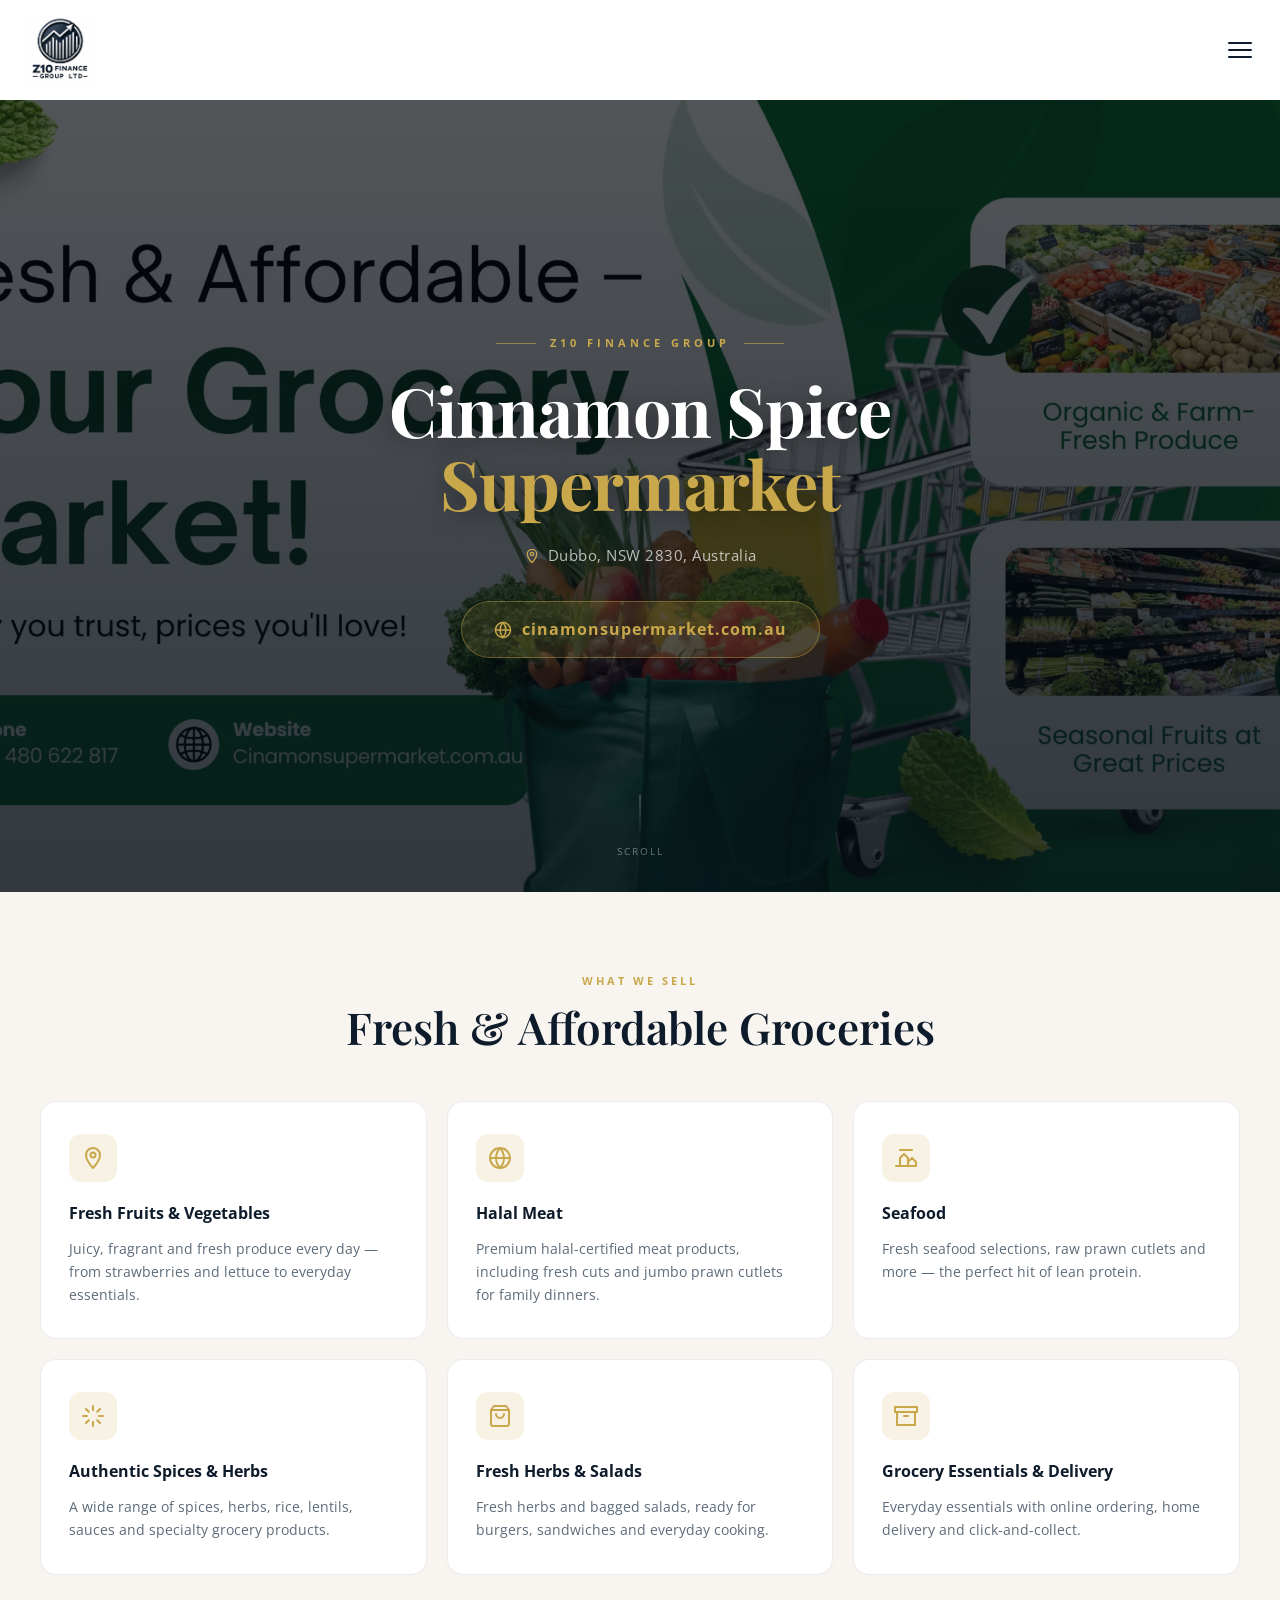
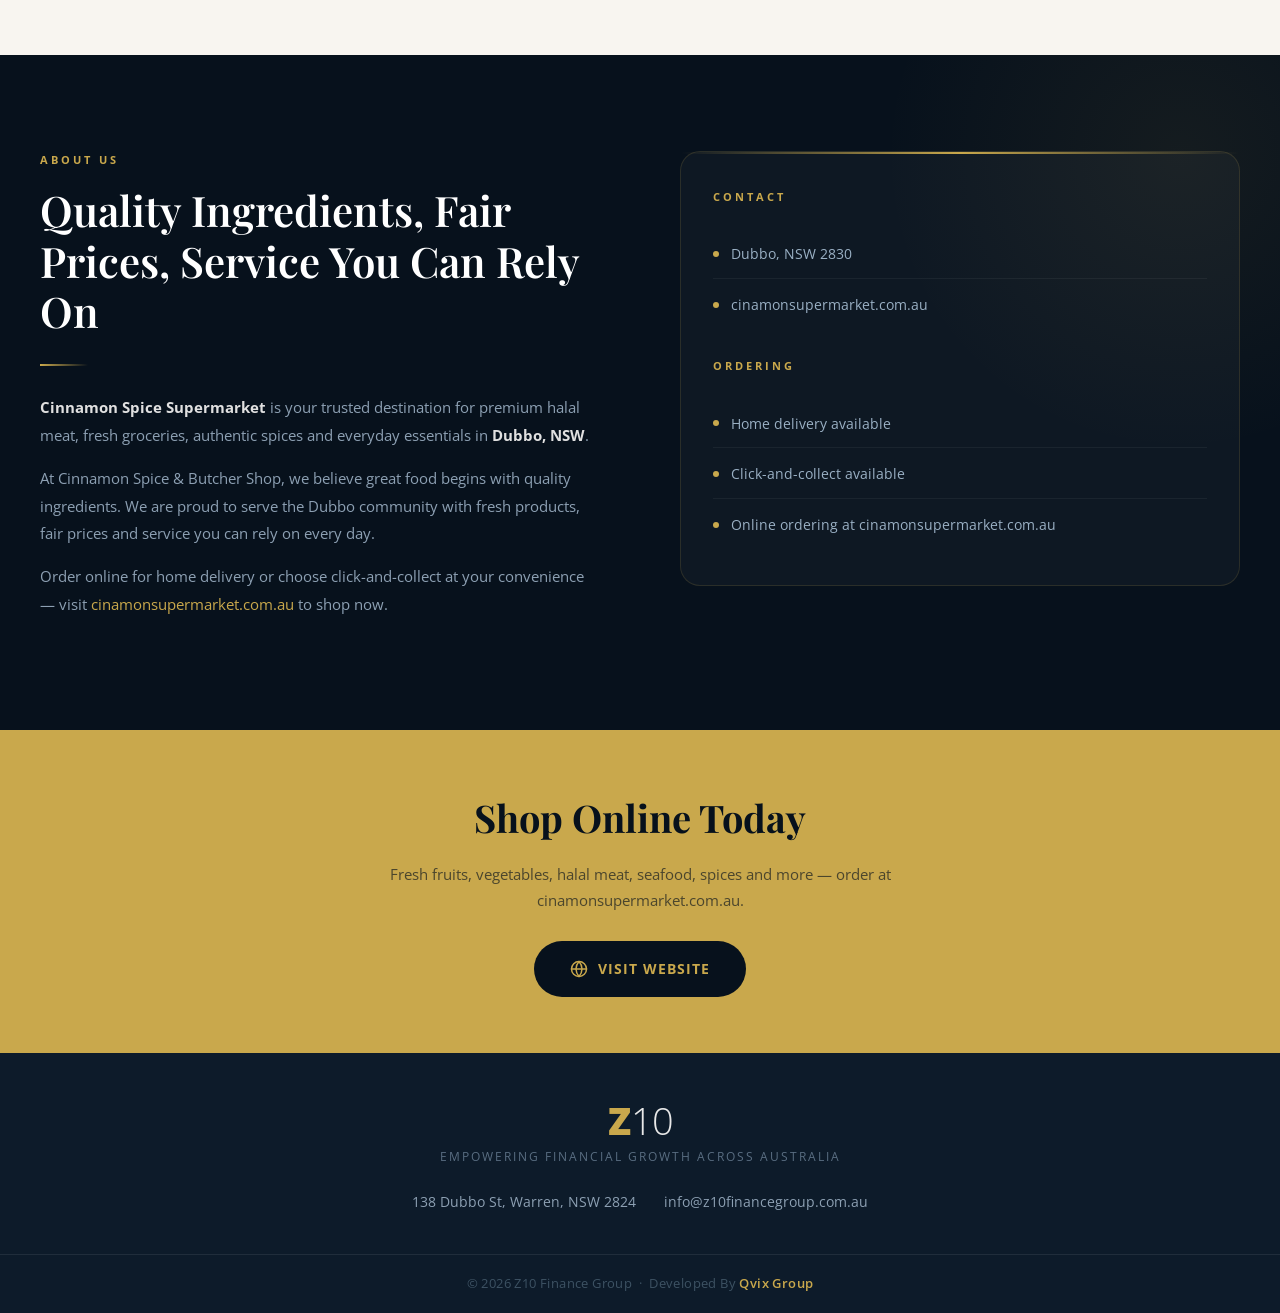
<file: cinnamon-spice/index.html>
<!DOCTYPE html>
<html lang="en-US">
<head>
<meta charset="UTF-8">
<meta http-equiv="X-UA-Compatible" content="IE=edge">
<meta name="viewport" content="width=device-width, initial-scale=1">
<title>Cinnamon Spice Supermarket – Z10 Finance Group</title>
<meta name="description" content="Cinnamon Spice Supermarket — premium halal meat, fresh groceries, authentic spices and everyday essentials in Dubbo, NSW. Shop online at cinamonsupermarket.com.au.">
<link rel="canonical" href="https://z10financegroup.com.au/cinnamon-spice/">

<!-- Google Fonts -->
<link rel="preconnect" href="https://fonts.googleapis.com">
<link rel="preconnect" href="https://fonts.gstatic.com" crossorigin>
<link href="https://fonts.googleapis.com/css2?family=Open+Sans:wght@300;400;600;700;800&family=Playfair+Display:wght@400;600;700&display=swap" rel="stylesheet">

<!-- Divi base styles (reused from main site) -->
<link rel="stylesheet" href="../css/et-core-unified-714.min.css">
<link rel="stylesheet" href="../css/et-divi-dynamic-tb-269-714.css">

<!-- Modern footer -->
<link rel="stylesheet" href="../css/custom-footer.css">

<!-- Analytics -->
<script async src="https://www.googletagmanager.com/gtag/js?id=G-WRP26LWKZG"></script>
<script>window.dataLayer=window.dataLayer||[];function gtag(){dataLayer.push(arguments);}gtag('js',new Date());gtag('config','G-WRP26LWKZG');</script>

<style>
/* ── Reset & base ── */
*, *::before, *::after { box-sizing: border-box; }
body {
  font-family: 'Open Sans', Arial, sans-serif;
  font-size: 15px;
  color: #444;
  background: #fff;
  line-height: 1.7;
  margin: 0;
}
img { max-width: 100%; height: auto; display: block; }
a { text-decoration: none; }
p { margin: 0 0 1em; }
h1,h2,h3,h4 { margin: 0; }

/* ── Nav / Header ── */
#main-header {
  background: #fff;
  box-shadow: 0 2px 16px rgba(0,0,0,0.08);
}
.header-inner {
  max-width: 1280px;
  margin: 0 auto;
  padding: 0 24px;
  display: flex;
  align-items: center;
  justify-content: center;
  position: relative;
  height: 100px;
}
#logo { height: 72px; width: auto; }
nav#top-menu-nav {
  background: #0d1b2a;
  position: sticky;
  top: 0;
  z-index: 999;
  box-shadow: 0 2px 12px rgba(0,0,0,0.2);
}
nav#top-menu-nav ul {
  list-style: none;
  margin: 0 auto;
  padding: 14px 24px;
  display: flex;
  gap: 12px;
  line-height: 0;
  max-width: 1280px;
}
nav#top-menu-nav ul li a {
  color: rgba(255,255,255,0.85);
  font-size: 12px;
  font-weight: 600;
  letter-spacing: 0.5px;
  line-height: 1.4;
  text-transform: uppercase;
  transition: color 0.2s;
  white-space: nowrap;
}
nav#top-menu-nav ul li a:hover,
nav#top-menu-nav ul li.current a { color: #c9a84c; }

/* Mobile burger */
.mobile-burger {
  display: none;
  flex-direction: column;
  gap: 5px;
  cursor: pointer;
  background: none;
  border: none;
  padding: 4px;
  position: absolute;
  right: 24px;
  top: 50%;
  transform: translateY(-50%);
}
.mobile-burger span {
  display: block;
  width: 24px;
  height: 2px;
  background: #0d1b2a;
  border-radius: 2px;
  transition: all 0.3s;
}
@media (max-width: 1280px) {
  nav#top-menu-nav { display: none; position: absolute; top: 100px; left: 0; right: 0; background: #0d1b2a; border-top: 1px solid rgba(255,255,255,0.08); }
  nav#top-menu-nav.open { display: block; }
  nav#top-menu-nav ul { flex-direction: column; gap: 0; padding: 12px 0; max-width: none; }
  nav#top-menu-nav ul li a { display: block; padding: 12px 32px; font-size: 13px; }
  .header-inner { justify-content: flex-start; padding-right: 64px; }
  .mobile-burger { display: flex; }
}

/* ── Hero ── */
.cin-hero {
  position: relative;
  min-height: 88vh;
  display: flex;
  align-items: center;
  justify-content: center;
  overflow: hidden;
  background: #0d1b2a;
}
.cin-hero-bg {
  position: absolute;
  inset: 0;
  background-image: url('../images/cinnamon-spice-banner.webp');
  background-size: cover;
  background-position: center;
  filter: brightness(0.45) saturate(0.9);
  transform: scale(1.04);
  transition: transform 8s ease;
}
.cin-hero:hover .cin-hero-bg { transform: scale(1.0); }
.cin-hero-overlay {
  position: absolute;
  inset: 0;
  background: linear-gradient(to bottom, rgba(7,17,28,0.3) 0%, rgba(7,17,28,0.6) 100%);
}
.cin-hero-content {
  position: relative;
  text-align: center;
  color: #fff;
  padding: 40px 24px;
  max-width: 820px;
}
.cin-hero-eyebrow {
  font-size: 11px;
  font-weight: 700;
  letter-spacing: 4px;
  text-transform: uppercase;
  color: #c9a84c;
  margin-bottom: 20px;
  display: flex;
  align-items: center;
  justify-content: center;
  gap: 14px;
}
.cin-hero-eyebrow::before,
.cin-hero-eyebrow::after {
  content: '';
  display: block;
  width: 40px;
  height: 1px;
  background: #c9a84c;
  opacity: 0.6;
}
.cin-hero-title {
  font-family: 'Playfair Display', Georgia, serif;
  font-size: clamp(38px, 6vw, 68px);
  font-weight: 700;
  line-height: 1.08;
  letter-spacing: -1px;
  margin-bottom: 24px;
  text-shadow: 0 4px 24px rgba(0,0,0,0.4);
}
.cin-hero-title em {
  font-style: normal;
  color: #c9a84c;
}
.cin-hero-address {
  font-size: 15px;
  color: rgba(255,255,255,0.7);
  letter-spacing: 0.5px;
  margin-bottom: 32px;
  display: flex;
  align-items: center;
  justify-content: center;
  gap: 8px;
  flex-wrap: wrap;
}
.cin-hero-address svg { width: 16px; height: 16px; color: #c9a84c; flex-shrink: 0; }
.cin-hero-site {
  display: inline-flex;
  align-items: center;
  gap: 10px;
  background: rgba(201,168,76,0.15);
  border: 1px solid rgba(201,168,76,0.4);
  color: #c9a84c;
  font-size: 16px;
  font-weight: 700;
  padding: 14px 32px;
  border-radius: 50px;
  letter-spacing: 1px;
  transition: background 0.2s, color 0.2s;
}
.cin-hero-site:hover {
  background: #c9a84c;
  color: #07111c;
}
.cin-hero-site svg { width: 18px; height: 18px; }
.cin-hero-scroll {
  position: absolute;
  bottom: 32px;
  left: 50%;
  transform: translateX(-50%);
  display: flex;
  flex-direction: column;
  align-items: center;
  gap: 8px;
  color: rgba(255,255,255,0.4);
  font-size: 10px;
  letter-spacing: 2px;
  text-transform: uppercase;
}
.cin-hero-scroll-line {
  width: 1px;
  height: 40px;
  background: linear-gradient(to bottom, rgba(255,255,255,0.4), transparent);
  animation: scrollPulse 2s ease-in-out infinite;
}
@keyframes scrollPulse {
  0%,100% { opacity: 0.4; transform: scaleY(1); }
  50% { opacity: 1; transform: scaleY(0.7); }
}

/* ── Categories ── */
.cin-categories {
  padding: 80px 40px;
  background: #f8f5f0;
}
.section-label {
  text-align: center;
  margin-bottom: 48px;
}
.section-label .eyebrow {
  font-size: 11px;
  font-weight: 700;
  letter-spacing: 3px;
  text-transform: uppercase;
  color: #c9a84c;
  display: block;
  margin-bottom: 10px;
}
.section-label h2 {
  font-family: 'Playfair Display', Georgia, serif;
  font-size: clamp(28px, 4vw, 44px);
  color: #0d1b2a;
  font-weight: 600;
  line-height: 1.2;
}
.categories-grid {
  max-width: 1200px;
  margin: 0 auto;
  display: grid;
  grid-template-columns: repeat(3, 1fr);
  gap: 20px;
}
.category-card {
  background: #fff;
  border: 1px solid rgba(7,17,28,0.08);
  border-radius: 16px;
  padding: 32px 28px;
  transition: transform 0.25s, box-shadow 0.25s;
}
.category-card:hover {
  transform: translateY(-4px);
  box-shadow: 0 12px 32px rgba(7,17,28,0.1);
}
.category-card .category-icon {
  width: 48px;
  height: 48px;
  border-radius: 12px;
  background: rgba(201,168,76,0.15);
  display: flex;
  align-items: center;
  justify-content: center;
  margin-bottom: 18px;
  color: #c9a84c;
}
.category-card .category-icon svg { width: 24px; height: 24px; }
.category-card h3 {
  font-size: 16px;
  font-weight: 700;
  color: #0d1b2a;
  margin-bottom: 10px;
}
.category-card p {
  font-size: 13.5px;
  color: #5d6b7a;
  margin: 0;
  line-height: 1.7;
}

/* ── About / Description ── */
.cin-about {
  padding: 96px 40px;
  background: #07111c;
  position: relative;
  overflow: hidden;
}
.cin-about::before {
  content: '';
  position: absolute;
  top: -200px;
  right: -200px;
  width: 600px;
  height: 600px;
  border-radius: 50%;
  background: radial-gradient(circle, rgba(201,168,76,0.07) 0%, transparent 70%);
  pointer-events: none;
}
.cin-about-inner {
  max-width: 1200px;
  margin: 0 auto;
  display: grid;
  grid-template-columns: 1fr 1fr;
  gap: 80px;
  align-items: start;
}
.cin-about-text .eyebrow {
  font-size: 11px;
  font-weight: 700;
  letter-spacing: 3px;
  text-transform: uppercase;
  color: #c9a84c;
  display: block;
  margin-bottom: 16px;
}
.cin-about-text h2 {
  font-family: 'Playfair Display', Georgia, serif;
  font-size: clamp(28px, 3.5vw, 42px);
  color: #fff;
  font-weight: 600;
  line-height: 1.2;
  margin-bottom: 28px;
}
.cin-about-text p {
  color: #8da0b3;
  font-size: 15px;
  line-height: 1.85;
}
.cin-about-text p strong {
  color: #e0e0e0;
}
.cin-about-divider {
  width: 48px;
  height: 2px;
  background: linear-gradient(90deg, #c9a84c, transparent);
  margin: 28px 0;
}
.cin-panel {
  background: rgba(255,255,255,0.03);
  border: 1px solid rgba(201,168,76,0.15);
  border-radius: 20px;
  padding: 36px 32px;
  position: relative;
}
.cin-panel::before {
  content: '';
  position: absolute;
  top: 0; left: 0; right: 0;
  height: 2px;
  background: linear-gradient(90deg, transparent, #c9a84c, transparent);
  border-radius: 20px 20px 0 0;
}
.cin-panel h3 {
  font-size: 11px;
  font-weight: 700;
  letter-spacing: 3px;
  text-transform: uppercase;
  color: #c9a84c;
  margin-bottom: 24px;
}
.menu-items-list {
  list-style: none;
  margin: 0; padding: 0;
  display: flex;
  flex-direction: column;
  gap: 2px;
}
.menu-items-list li {
  display: flex;
  align-items: center;
  gap: 12px;
  padding: 12px 0;
  border-bottom: 1px solid rgba(255,255,255,0.05);
  color: #9ab0c4;
  font-size: 14px;
  transition: color 0.2s, padding-left 0.2s;
}
.menu-items-list li:last-child { border-bottom: none; }
.menu-items-list li:hover {
  color: #e0e0e0;
  padding-left: 6px;
}
.menu-items-list li::before {
  content: '';
  display: block;
  width: 6px;
  height: 6px;
  border-radius: 50%;
  background: #c9a84c;
  flex-shrink: 0;
}

/* ── CTA strip ── */
.cin-cta {
  background: #c9a84c;
  padding: 56px 40px;
  text-align: center;
  position: relative;
  overflow: hidden;
}
.cin-cta-inner { position: relative; max-width: 600px; margin: 0 auto; }
.cin-cta h2 {
  font-family: 'Playfair Display', Georgia, serif;
  font-size: clamp(26px, 4vw, 38px);
  color: #07111c;
  font-weight: 700;
  margin-bottom: 12px;
}
.cin-cta p {
  color: rgba(7,17,28,0.65);
  font-size: 15px;
  margin-bottom: 28px;
}
.cin-cta a {
  display: inline-flex;
  align-items: center;
  gap: 10px;
  background: #07111c;
  color: #c9a84c;
  font-size: 14px;
  font-weight: 700;
  letter-spacing: 1px;
  text-transform: uppercase;
  padding: 16px 36px;
  border-radius: 50px;
  transition: background 0.2s, color 0.2s, transform 0.2s;
}
.cin-cta a:hover {
  background: #0d1b2a;
  transform: translateY(-2px);
}

/* ── Responsive ── */
@media (max-width: 900px) {
  .categories-grid { grid-template-columns: 1fr 1fr; }
  .cin-about-inner { grid-template-columns: 1fr; gap: 48px; }
  .cin-categories, .cin-about, .cin-cta { padding-left: 24px; padding-right: 24px; }
}
@media (max-width: 580px) {
  .categories-grid { grid-template-columns: 1fr; }
  .cin-hero { min-height: 100svh; }
}
</style>
</head>

<body>

<!-- ═══ HEADER ═══ -->
<header id="main-header">
  <div class="header-inner">
    <a href="../">
      <img src="../images/logo.webp" alt="Z10 Finance Group" id="logo">
    </a>
    <button class="mobile-burger" id="burgerBtn" aria-label="Toggle menu" onclick="document.getElementById('top-menu-nav').classList.toggle('open')">
      <span></span><span></span><span></span>
    </button>
  </div>
  
</header>
<nav id="top-menu-nav">
      <ul id="top-menu" class="nav">
        <li><a href="../">Home</a></li>
        <li><a href="../club-house-hotel/">Club House Hotel</a></li>
        <li><a href="https://www.relishdubbo.com" target="_blank" rel="noopener">Imperial Relish</a></li>
        <li><a href="../dubbo-feast-house/">Dubbo Feast House</a></li>
        <li><a href="../gulargambone-hotel/">Gulargambone Hotel</a></li>
        <li><a href="https://zforcesecurity.com.au" target="_blank" rel="noopener">Zed Force Security</a></li>
        <li><a href="https://cinamonsupermarket.com.au/" target="_blank" rel="noopener">Cinnamon Spice</a></li>
        <li><a href="../cafe-the-entrance/">Cafe The Entrance</a></li>
        <li><a href="#site-footer">Contact</a></li>
      </ul>
  </nav>

<!-- ═══ HERO ═══ -->
<section class="cin-hero">
  <div class="cin-hero-bg"></div>
  <div class="cin-hero-overlay"></div>
  <div class="cin-hero-content">
    <div class="cin-hero-eyebrow">Z10 Finance Group</div>
    <h1 class="cin-hero-title">Cinnamon Spice <em>Supermarket</em></h1>
    <p class="cin-hero-address">
      <svg viewBox="0 0 24 24" fill="none" stroke="currentColor" stroke-width="2" stroke-linecap="round" stroke-linejoin="round"><path d="M12 2C8.13 2 5 5.13 5 9c0 5.25 7 13 7 13s7-7.75 7-13c0-3.87-3.13-7-7-7z"/><circle cx="12" cy="9" r="2.5"/></svg>
      Dubbo, NSW 2830, Australia
    </p>
    <a href="https://cinamonsupermarket.com.au/" target="_blank" rel="noopener" class="cin-hero-site">
      <svg viewBox="0 0 24 24" fill="none" stroke="currentColor" stroke-width="2" stroke-linecap="round" stroke-linejoin="round"><circle cx="12" cy="12" r="10"/><path d="M2 12h20"/><path d="M12 2a15.3 15.3 0 0 1 4 10 15.3 15.3 0 0 1-4 10 15.3 15.3 0 0 1-4-10 15.3 15.3 0 0 1 4-10z"/></svg>
      cinamonsupermarket.com.au
    </a>
  </div>
  <div class="cin-hero-scroll">
    <div class="cin-hero-scroll-line"></div>
    <span>Scroll</span>
  </div>
</section>

<!-- ═══ CATEGORIES ═══ -->
<section class="cin-categories">
  <div class="section-label">
    <span class="eyebrow">What We Sell</span>
    <h2>Fresh &amp; Affordable Groceries</h2>
  </div>
  <div class="categories-grid">
    <div class="category-card">
      <div class="category-icon">
        <svg viewBox="0 0 24 24" fill="none" stroke="currentColor" stroke-width="2" stroke-linecap="round" stroke-linejoin="round"><path d="M12 2C8.13 2 5 5.13 5 9c0 5.25 7 13 7 13s7-7.75 7-13c0-3.87-3.13-7-7-7z"/><circle cx="12" cy="9" r="2.5"/></svg>
      </div>
      <h3>Fresh Fruits &amp; Vegetables</h3>
      <p>Juicy, fragrant and fresh produce every day — from strawberries and lettuce to everyday essentials.</p>
    </div>
    <div class="category-card">
      <div class="category-icon">
        <svg viewBox="0 0 24 24" fill="none" stroke="currentColor" stroke-width="2" stroke-linecap="round" stroke-linejoin="round"><path d="M2 12a10 10 0 1 0 20 0 10 10 0 0 0-20 0z"/><path d="M2 12h20"/><path d="M12 2a15.3 15.3 0 0 1 4 10 15.3 15.3 0 0 1-4 10 15.3 15.3 0 0 1-4-10 15.3 15.3 0 0 1 4-10z"/></svg>
      </div>
      <h3>Halal Meat</h3>
      <p>Premium halal-certified meat products, including fresh cuts and jumbo prawn cutlets for family dinners.</p>
    </div>
    <div class="category-card">
      <div class="category-icon">
        <svg viewBox="0 0 24 24" fill="none" stroke="currentColor" stroke-width="2" stroke-linecap="round" stroke-linejoin="round"><path d="M2 20h20"/><path d="M6 20v-8l4-4 4 4v8"/><path d="M14 20v-4l4-4 4 4v4"/><path d="M6 4h12"/></svg>
      </div>
      <h3>Seafood</h3>
      <p>Fresh seafood selections, raw prawn cutlets and more — the perfect hit of lean protein.</p>
    </div>
    <div class="category-card">
      <div class="category-icon">
        <svg viewBox="0 0 24 24" fill="none" stroke="currentColor" stroke-width="2" stroke-linecap="round" stroke-linejoin="round"><path d="M12 2v4"/><path d="M12 18v4"/><path d="M4.93 4.93l2.83 2.83"/><path d="M16.24 16.24l2.83 2.83"/><path d="M2 12h4"/><path d="M18 12h4"/><path d="M4.93 19.07l2.83-2.83"/><path d="M16.24 7.76l2.83-2.83"/></svg>
      </div>
      <h3>Authentic Spices &amp; Herbs</h3>
      <p>A wide range of spices, herbs, rice, lentils, sauces and specialty grocery products.</p>
    </div>
    <div class="category-card">
      <div class="category-icon">
        <svg viewBox="0 0 24 24" fill="none" stroke="currentColor" stroke-width="2" stroke-linecap="round" stroke-linejoin="round"><path d="M6 2 3 6v14a2 2 0 0 0 2 2h14a2 2 0 0 0 2-2V6l-3-4z"/><path d="M3 6h18"/><path d="M16 10a4 4 0 0 1-8 0"/></svg>
      </div>
      <h3>Fresh Herbs &amp; Salads</h3>
      <p>Fresh herbs and bagged salads, ready for burgers, sandwiches and everyday cooking.</p>
    </div>
    <div class="category-card">
      <div class="category-icon">
        <svg viewBox="0 0 24 24" fill="none" stroke="currentColor" stroke-width="2" stroke-linecap="round" stroke-linejoin="round"><path d="M21 8v13H3V8"/><path d="M1 3h22v5H1z"/><path d="M10 12h4"/></svg>
      </div>
      <h3>Grocery Essentials &amp; Delivery</h3>
      <p>Everyday essentials with online ordering, home delivery and click-and-collect.</p>
    </div>
  </div>
</section>

<!-- ═══ ABOUT ═══ -->
<section class="cin-about">
  <div class="cin-about-inner">
    <div class="cin-about-text">
      <span class="eyebrow">About Us</span>
      <h2>Quality Ingredients, Fair Prices, Service You Can Rely On</h2>
      <div class="cin-about-divider"></div>
      <p><strong>Cinnamon Spice Supermarket</strong> is your trusted destination for premium halal meat, fresh groceries, authentic spices and everyday essentials in <strong>Dubbo, NSW</strong>.</p>
      <p>At Cinnamon Spice &amp; Butcher Shop, we believe great food begins with quality ingredients. We are proud to serve the Dubbo community with fresh products, fair prices and service you can rely on every day.</p>
      <p>Order online for home delivery or choose click-and-collect at your convenience — visit <a href="https://cinamonsupermarket.com.au/" target="_blank" rel="noopener" style="color:#c9a84c;">cinamonsupermarket.com.au</a> to shop now.</p>
    </div>

    <div class="cin-panel">
      <h3>Contact</h3>
      <ul class="menu-items-list">
        <li>Dubbo, NSW 2830</li>
        <li>cinamonsupermarket.com.au</li>
      </ul>
      <h3 style="margin-top:28px;">Ordering</h3>
      <ul class="menu-items-list">
        <li>Home delivery available</li>
        <li>Click-and-collect available</li>
        <li>Online ordering at cinamonsupermarket.com.au</li>
      </ul>
    </div>
  </div>
</section>

<!-- ═══ CTA ═══ -->
<section class="cin-cta">
  <div class="cin-cta-inner">
    <h2>Shop Online Today</h2>
    <p>Fresh fruits, vegetables, halal meat, seafood, spices and more — order at cinamonsupermarket.com.au.</p>
    <a href="https://cinamonsupermarket.com.au/" target="_blank" rel="noopener">
      <svg width="18" height="18" viewBox="0 0 24 24" fill="none" stroke="currentColor" stroke-width="2" stroke-linecap="round" stroke-linejoin="round"><circle cx="12" cy="12" r="10"/><path d="M2 12h20"/><path d="M12 2a15.3 15.3 0 0 1 4 10 15.3 15.3 0 0 1-4 10 15.3 15.3 0 0 1-4-10 15.3 15.3 0 0 1 4-10z"/></svg>
      Visit Website
    </a>
  </div>
</section>

<!-- ═══ FOOTER ═══ -->
<footer id="site-footer">
  <div class="footer-inner">
    <div class="footer-brand">
      <div class="footer-brand-logo">
        <span class="footer-brand-z">Z</span><span class="footer-brand-10">10</span>
      </div>
      <p class="footer-tagline">Empowering Financial Growth Across Australia</p>
      
    </div>

    <div class="footer-contact">
    <span class="footer-contact-item">138 Dubbo St, Warren, NSW 2824</span>
    <a class="footer-contact-item" href="mailto:info@z10financegroup.com.au">info@z10financegroup.com.au</a>
  </div>
  </div>

  <div class="footer-bar">
    <p>&copy; <span id="footer-year"></span> Z10 Finance Group &nbsp;·&nbsp; Developed By <a href="https://qvixgroup.com">Qvix Group</a></p>
  </div>
</footer>

<script>
  document.getElementById('footer-year').textContent = new Date().getFullYear();
</script>

</body>
</html>
</file>
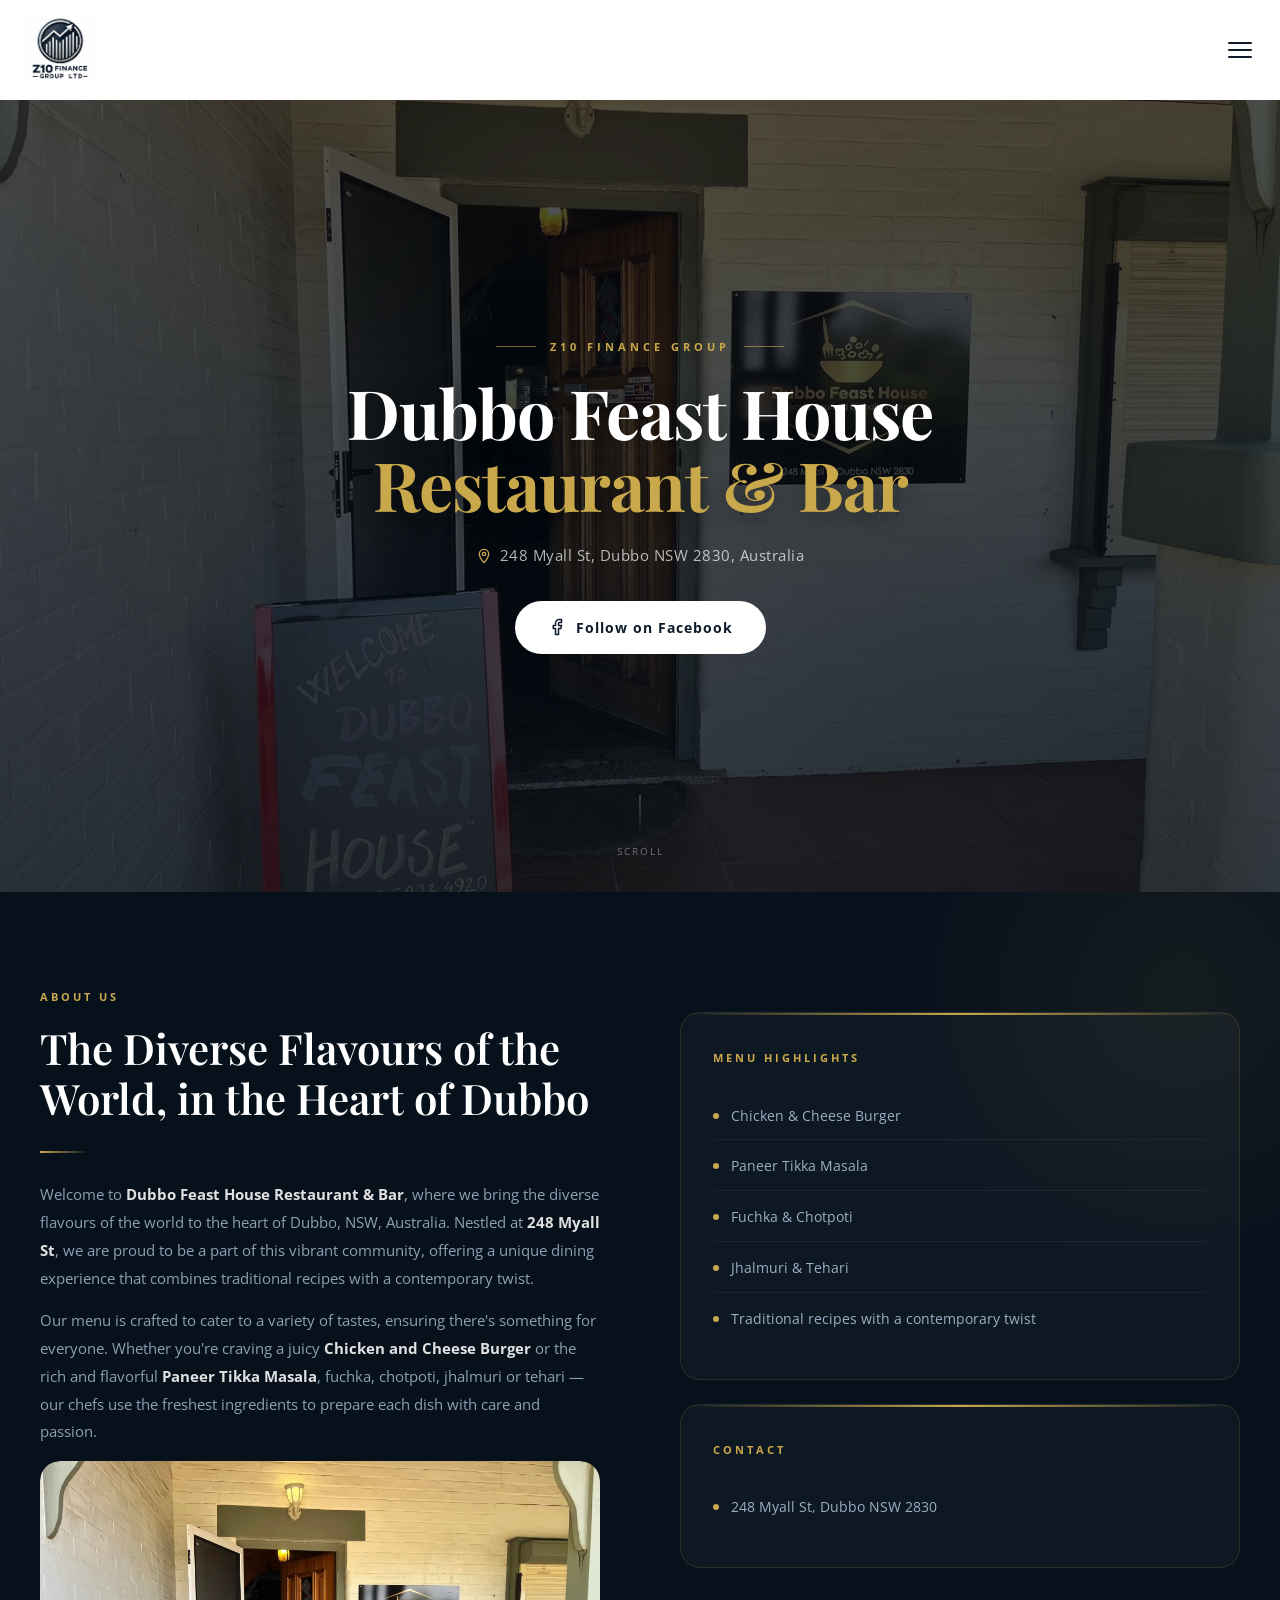
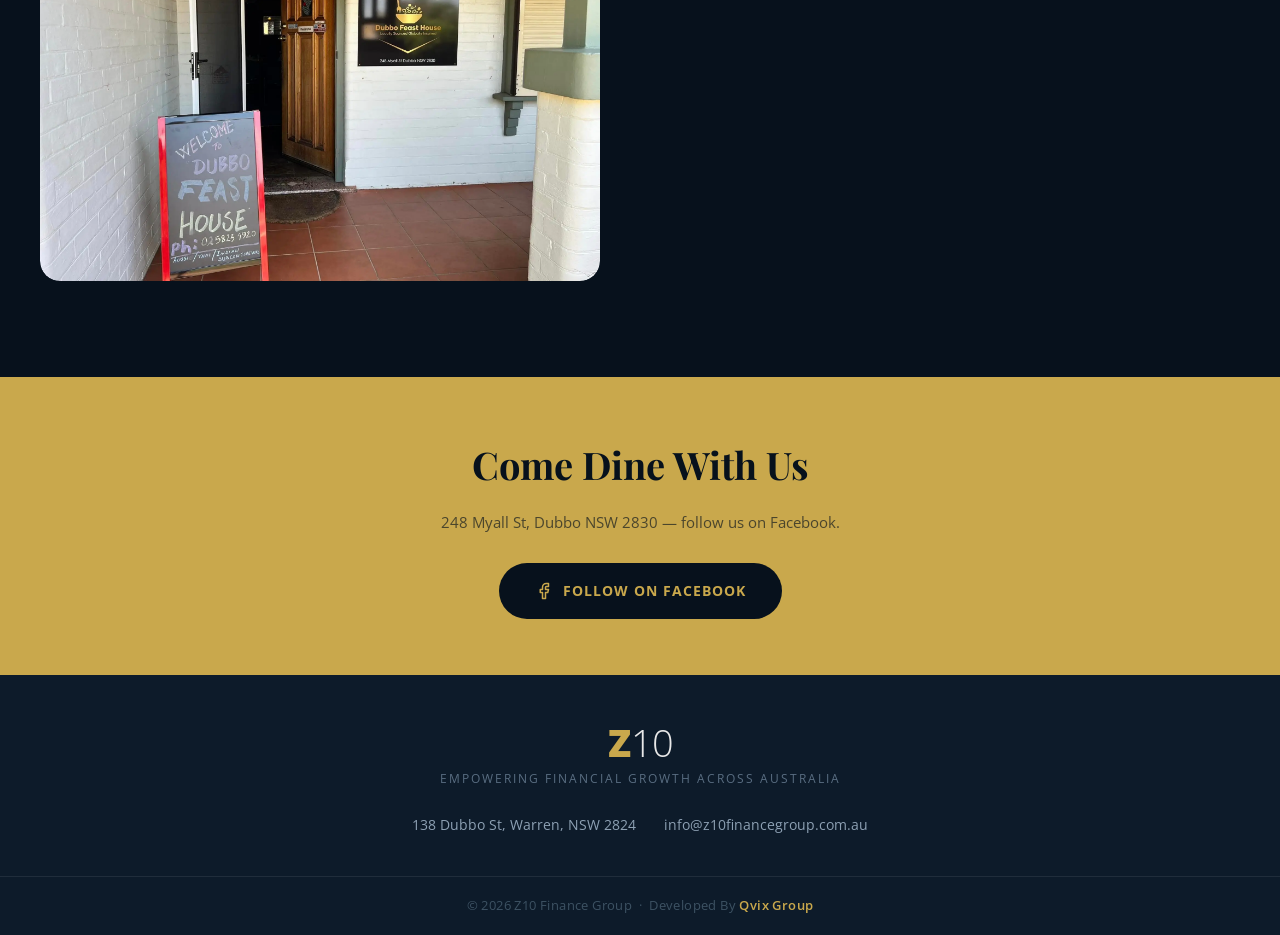
<file: dubbo-feast-house/index.html>
<!DOCTYPE html>
<html lang="en-US">
<head>
<meta charset="UTF-8">
<meta http-equiv="X-UA-Compatible" content="IE=edge">
<meta name="viewport" content="width=device-width, initial-scale=1">
<title>Dubbo Feast House Restaurant &amp; Bar – Z10 Finance Group</title>
<meta name="description" content="Dubbo Feast House Restaurant &amp; Bar — 248 Myall St, Dubbo NSW. Diverse world flavours with a contemporary twist, burgers, Paneer Tikka Masala and more.">
<link rel="canonical" href="https://z10financegroup.com.au/dubbo-feast-house/">

<!-- Google Fonts -->
<link rel="preconnect" href="https://fonts.googleapis.com">
<link rel="preconnect" href="https://fonts.gstatic.com" crossorigin>
<link href="https://fonts.googleapis.com/css2?family=Open+Sans:wght@300;400;600;700;800&family=Playfair+Display:wght@400;600;700&display=swap" rel="stylesheet">

<!-- Divi base styles (reused from main site) -->
<link rel="stylesheet" href="../css/et-core-unified-714.min.css">
<link rel="stylesheet" href="../css/et-divi-dynamic-tb-269-714.css">

<!-- Modern footer -->
<link rel="stylesheet" href="../css/custom-footer.css">

<!-- Analytics -->
<script async src="https://www.googletagmanager.com/gtag/js?id=G-WRP26LWKZG"></script>
<script>window.dataLayer=window.dataLayer||[];function gtag(){dataLayer.push(arguments);}gtag('js',new Date());gtag('config','G-WRP26LWKZG');</script>

<style>
/* ── Reset & base ── */
*, *::before, *::after { box-sizing: border-box; }
body {
  font-family: 'Open Sans', Arial, sans-serif;
  font-size: 15px;
  color: #444;
  background: #fff;
  line-height: 1.7;
  margin: 0;
}
img { max-width: 100%; height: auto; display: block; }
a { text-decoration: none; }
p { margin: 0 0 1em; }
h1,h2,h3,h4 { margin: 0; }

/* ── Nav / Header ── */
#main-header {
  background: #fff;
  box-shadow: 0 2px 16px rgba(0,0,0,0.08);
}
.header-inner {
  max-width: 1280px;
  margin: 0 auto;
  padding: 0 24px;
  display: flex;
  align-items: center;
  justify-content: center;
  position: relative;
  height: 100px;
}
#logo { height: 72px; width: auto; }
nav#top-menu-nav {
  background: #0d1b2a;
  position: sticky;
  top: 0;
  z-index: 999;
  box-shadow: 0 2px 12px rgba(0,0,0,0.2);
}
nav#top-menu-nav ul {
  list-style: none;
  margin: 0 auto;
  padding: 14px 24px;
  display: flex;
  gap: 12px;
  line-height: 0;
  max-width: 1280px;
}
nav#top-menu-nav ul li a {
  color: rgba(255,255,255,0.85);
  font-size: 12px;
  font-weight: 600;
  letter-spacing: 0.5px;
  line-height: 1.4;
  text-transform: uppercase;
  transition: color 0.2s;
  white-space: nowrap;
}
nav#top-menu-nav ul li a:hover,
nav#top-menu-nav ul li.current a { color: #c9a84c; }

/* Mobile burger */
.mobile-burger {
  display: none;
  flex-direction: column;
  gap: 5px;
  cursor: pointer;
  background: none;
  border: none;
  padding: 4px;
  position: absolute;
  right: 24px;
  top: 50%;
  transform: translateY(-50%);
}
.mobile-burger span {
  display: block;
  width: 24px;
  height: 2px;
  background: #0d1b2a;
  border-radius: 2px;
  transition: all 0.3s;
}
@media (max-width: 1280px) {
  nav#top-menu-nav { display: none; position: absolute; top: 100px; left: 0; right: 0; background: #0d1b2a; border-top: 1px solid rgba(255,255,255,0.08); }
  nav#top-menu-nav.open { display: block; }
  nav#top-menu-nav ul { flex-direction: column; gap: 0; padding: 12px 0; max-width: none; }
  nav#top-menu-nav ul li a { display: block; padding: 12px 32px; font-size: 13px; }
  .header-inner { justify-content: flex-start; padding-right: 64px; }
  .mobile-burger { display: flex; }
}

/* ── Hero ── */
.feast-hero {
  position: relative;
  min-height: 88vh;
  display: flex;
  align-items: center;
  justify-content: center;
  overflow: hidden;
  background: #0d1b2a;
}
.feast-hero-bg {
  position: absolute;
  inset: 0;
  background-image: url('../images/408139597_122115267254106659_4539314196282671511_n.webp');
  background-size: cover;
  background-position: center;
  filter: brightness(0.45) saturate(0.9);
  transform: scale(1.04);
  transition: transform 8s ease;
}
.feast-hero:hover .feast-hero-bg { transform: scale(1.0); }
.feast-hero-overlay {
  position: absolute;
  inset: 0;
  background: linear-gradient(to bottom, rgba(7,17,28,0.3) 0%, rgba(7,17,28,0.6) 100%);
}
.feast-hero-content {
  position: relative;
  text-align: center;
  color: #fff;
  padding: 40px 24px;
  max-width: 820px;
}
.feast-hero-eyebrow {
  font-size: 11px;
  font-weight: 700;
  letter-spacing: 4px;
  text-transform: uppercase;
  color: #c9a84c;
  margin-bottom: 20px;
  display: flex;
  align-items: center;
  justify-content: center;
  gap: 14px;
}
.feast-hero-eyebrow::before,
.feast-hero-eyebrow::after {
  content: '';
  display: block;
  width: 40px;
  height: 1px;
  background: #c9a84c;
  opacity: 0.6;
}
.feast-hero-title {
  font-family: 'Playfair Display', Georgia, serif;
  font-size: clamp(38px, 6vw, 68px);
  font-weight: 700;
  line-height: 1.05;
  letter-spacing: -1px;
  margin-bottom: 24px;
  text-shadow: 0 4px 24px rgba(0,0,0,0.4);
}
.feast-hero-title em {
  font-style: normal;
  color: #c9a84c;
}
.feast-hero-address {
  font-size: 15px;
  color: rgba(255,255,255,0.7);
  letter-spacing: 0.5px;
  margin-bottom: 32px;
  display: flex;
  align-items: center;
  justify-content: center;
  gap: 8px;
  flex-wrap: wrap;
}
.feast-hero-address svg { width: 16px; height: 16px; color: #c9a84c; flex-shrink: 0; }
.feast-hero-actions {
  display: flex;
  gap: 16px;
  justify-content: center;
  flex-wrap: wrap;
}
.feast-hero-phone {
  display: inline-flex;
  align-items: center;
  gap: 10px;
  background: rgba(201,168,76,0.15);
  border: 1px solid rgba(201,168,76,0.4);
  color: #c9a84c;
  font-size: 18px;
  font-weight: 700;
  padding: 14px 32px;
  border-radius: 50px;
  letter-spacing: 1px;
  transition: background 0.2s, color 0.2s;
}
.feast-hero-phone:hover {
  background: #c9a84c;
  color: #07111c;
}
.feast-hero-phone svg { width: 18px; height: 18px; }
.feast-hero-fb {
  display: inline-flex;
  align-items: center;
  gap: 10px;
  background: #fff;
  border: 1px solid rgba(255,255,255,0.3);
  color: #0d1b2a;
  font-size: 14px;
  font-weight: 700;
  padding: 14px 32px;
  border-radius: 50px;
  letter-spacing: 1px;
  transition: background 0.2s, color 0.2s;
}
.feast-hero-fb:hover {
  background: #c9a84c;
  border-color: #c9a84c;
}
.feast-hero-fb svg { width: 18px; height: 18px; }
.feast-hero-scroll {
  position: absolute;
  bottom: 32px;
  left: 50%;
  transform: translateX(-50%);
  display: flex;
  flex-direction: column;
  align-items: center;
  gap: 8px;
  color: rgba(255,255,255,0.4);
  font-size: 10px;
  letter-spacing: 2px;
  text-transform: uppercase;
}
.feast-hero-scroll-line {
  width: 1px;
  height: 40px;
  background: linear-gradient(to bottom, rgba(255,255,255,0.4), transparent);
  animation: scrollPulse 2s ease-in-out infinite;
}
@keyframes scrollPulse {
  0%,100% { opacity: 0.4; transform: scaleY(1); }
  50% { opacity: 1; transform: scaleY(0.7); }
}

/* ── About / Description ── */
.feast-about {
  padding: 96px 40px;
  background: #07111c;
  position: relative;
  overflow: hidden;
}
.feast-about::before {
  content: '';
  position: absolute;
  top: -200px;
  right: -200px;
  width: 600px;
  height: 600px;
  border-radius: 50%;
  background: radial-gradient(circle, rgba(201,168,76,0.07) 0%, transparent 70%);
  pointer-events: none;
}
.feast-about-inner {
  max-width: 1200px;
  margin: 0 auto;
  display: grid;
  grid-template-columns: 1fr 1fr;
  gap: 80px;
  align-items: start;
}
.feast-about-text .eyebrow {
  font-size: 11px;
  font-weight: 700;
  letter-spacing: 3px;
  text-transform: uppercase;
  color: #c9a84c;
  display: block;
  margin-bottom: 16px;
}
.feast-about-text h2 {
  font-family: 'Playfair Display', Georgia, serif;
  font-size: clamp(28px, 3.5vw, 42px);
  color: #fff;
  font-weight: 600;
  line-height: 1.2;
  margin-bottom: 28px;
}
.feast-about-text p {
  color: #8da0b3;
  font-size: 15px;
  line-height: 1.85;
}
.feast-about-text p strong {
  color: #e0e0e0;
}
.feast-about-divider {
  width: 48px;
  height: 2px;
  background: linear-gradient(90deg, #c9a84c, transparent);
  margin: 28px 0;
}
.feast-image-panel {
  border-radius: 20px;
  overflow: hidden;
  position: relative;
}
.feast-image-panel img {
  width: 100%;
  height: 100%;
  object-fit: cover;
  border-radius: 20px;
}

/* ── Menu panel ── */
.feast-menu-panel {
  background: rgba(255,255,255,0.03);
  border: 1px solid rgba(201,168,76,0.15);
  border-radius: 20px;
  padding: 36px 32px;
  position: relative;
  margin-top: 24px;
}
.feast-menu-panel::before {
  content: '';
  position: absolute;
  top: 0; left: 0; right: 0;
  height: 2px;
  background: linear-gradient(90deg, transparent, #c9a84c, transparent);
  border-radius: 20px 20px 0 0;
}
.feast-menu-panel h3 {
  font-size: 11px;
  font-weight: 700;
  letter-spacing: 3px;
  text-transform: uppercase;
  color: #c9a84c;
  margin-bottom: 24px;
}
.menu-items-list {
  list-style: none;
  margin: 0; padding: 0;
  display: flex;
  flex-direction: column;
  gap: 2px;
}
.menu-items-list li {
  display: flex;
  align-items: center;
  gap: 12px;
  padding: 12px 0;
  border-bottom: 1px solid rgba(255,255,255,0.05);
  color: #9ab0c4;
  font-size: 14px;
  transition: color 0.2s, padding-left 0.2s;
}
.menu-items-list li:last-child { border-bottom: none; }
.menu-items-list li:hover {
  color: #e0e0e0;
  padding-left: 6px;
}
.menu-items-list li::before {
  content: '';
  display: block;
  width: 6px;
  height: 6px;
  border-radius: 50%;
  background: #c9a84c;
  flex-shrink: 0;
}

/* ── CTA strip ── */
.feast-cta {
  background: #c9a84c;
  padding: 56px 40px;
  text-align: center;
  position: relative;
  overflow: hidden;
}
.feast-cta-inner { position: relative; max-width: 600px; margin: 0 auto; }
.feast-cta h2 {
  font-family: 'Playfair Display', Georgia, serif;
  font-size: clamp(26px, 4vw, 38px);
  color: #07111c;
  font-weight: 700;
  margin-bottom: 12px;
}
.feast-cta p {
  color: rgba(7,17,28,0.65);
  font-size: 15px;
  margin-bottom: 28px;
}
.feast-cta a {
  display: inline-flex;
  align-items: center;
  gap: 10px;
  background: #07111c;
  color: #c9a84c;
  font-size: 14px;
  font-weight: 700;
  letter-spacing: 1px;
  text-transform: uppercase;
  padding: 16px 36px;
  border-radius: 50px;
  transition: background 0.2s, color 0.2s, transform 0.2s;
}
.feast-cta a:hover {
  background: #0d1b2a;
  transform: translateY(-2px);
}

/* ── Responsive ── */
@media (max-width: 900px) {
  .feast-about-inner { grid-template-columns: 1fr; gap: 48px; }
  .feast-about, .feast-cta { padding-left: 24px; padding-right: 24px; }
}
@media (max-width: 580px) {
  .feast-hero { min-height: 100svh; }
}
</style>
</head>

<body>

<!-- ═══ HEADER ═══ -->
<header id="main-header">
  <div class="header-inner">
    <a href="../">
      <img src="../images/logo.webp" alt="Z10 Finance Group" id="logo">
    </a>
    <button class="mobile-burger" id="burgerBtn" aria-label="Toggle menu" onclick="document.getElementById('top-menu-nav').classList.toggle('open')">
      <span></span><span></span><span></span>
    </button>
  </div>
  
</header>
<nav id="top-menu-nav">
      <ul id="top-menu" class="nav">
        <li><a href="../">Home</a></li>
        <li><a href="../club-house-hotel/">Club House Hotel</a></li>
        <li><a href="https://www.relishdubbo.com" target="_blank" rel="noopener">Imperial Relish</a></li>
        <li class="current"><a href="../dubbo-feast-house/">Dubbo Feast House</a></li>
        <li><a href="../gulargambone-hotel/">Gulargambone Hotel</a></li>
        <li><a href="https://zforcesecurity.com.au" target="_blank" rel="noopener">Zed Force Security</a></li>
        <li><a href="https://cinamonsupermarket.com.au/" target="_blank" rel="noopener">Cinnamon Spice</a></li>
        <li><a href="../cafe-the-entrance/">Cafe The Entrance</a></li>
        <li><a href="#site-footer">Contact</a></li>
      </ul>
  </nav>

<!-- ═══ HERO ═══ -->
<section class="feast-hero">
  <div class="feast-hero-bg"></div>
  <div class="feast-hero-overlay"></div>
  <div class="feast-hero-content">
    <div class="feast-hero-eyebrow">Z10 Finance Group</div>
    <h1 class="feast-hero-title">Dubbo Feast House<br><em>Restaurant &amp; Bar</em></h1>
    <p class="feast-hero-address">
      <svg viewBox="0 0 24 24" fill="none" stroke="currentColor" stroke-width="2" stroke-linecap="round" stroke-linejoin="round"><path d="M12 2C8.13 2 5 5.13 5 9c0 5.25 7 13 7 13s7-7.75 7-13c0-3.87-3.13-7-7-7z"/><circle cx="12" cy="9" r="2.5"/></svg>
      248 Myall St, Dubbo NSW 2830, Australia
    </p>
    <div class="feast-hero-actions">
      <a href="https://www.facebook.com/profile.php?id=61553199776193" target="_blank" rel="noopener" class="feast-hero-fb">
        <svg viewBox="0 0 24 24" fill="none" stroke="currentColor" stroke-width="2" stroke-linecap="round" stroke-linejoin="round"><path d="M18 2h-3a5 5 0 0 0-5 5v3H7v4h3v8h4v-8h3l1-4h-4V7a1 1 0 0 1 1-1h3z"/></svg>
        Follow on Facebook
      </a>
    </div>
  </div>
  <div class="feast-hero-scroll">
    <div class="feast-hero-scroll-line"></div>
    <span>Scroll</span>
  </div>
</section>

<!-- ═══ ABOUT ═══ -->
<section class="feast-about">
  <div class="feast-about-inner">
    <div class="feast-about-text">
      <span class="eyebrow">About Us</span>
      <h2>The Diverse Flavours of the World, in the Heart of Dubbo</h2>
      <div class="feast-about-divider"></div>
      <p>Welcome to <strong>Dubbo Feast House Restaurant &amp; Bar</strong>, where we bring the diverse flavours of the world to the heart of Dubbo, NSW, Australia. Nestled at <strong>248 Myall St</strong>, we are proud to be a part of this vibrant community, offering a unique dining experience that combines traditional recipes with a contemporary twist.</p>
      <p>Our menu is crafted to cater to a variety of tastes, ensuring there's something for everyone. Whether you're craving a juicy <strong>Chicken and Cheese Burger</strong> or the rich and flavorful <strong>Paneer Tikka Masala</strong>, fuchka, chotpoti, jhalmuri or tehari — our chefs use the freshest ingredients to prepare each dish with care and passion.</p>
      <div class="feast-image-panel">
        <img src="../images/408139597_122115267254106659_4539314196282671511_n.webp" alt="Dubbo Feast House Restaurant &amp; Bar" loading="lazy">
      </div>
    </div>

    <div>
      <div class="feast-menu-panel">
        <h3>Menu Highlights</h3>
        <ul class="menu-items-list">
          <li>Chicken &amp; Cheese Burger</li>
          <li>Paneer Tikka Masala</li>
          <li>Fuchka &amp; Chotpoti</li>
          <li>Jhalmuri &amp; Tehari</li>
          <li>Traditional recipes with a contemporary twist</li>
        </ul>
      </div>
      <div class="feast-menu-panel" style="margin-top:24px;">
        <h3>Contact</h3>
        <ul class="menu-items-list">
          <li>248 Myall St, Dubbo NSW 2830</li>
        </ul>
      </div>
    </div>
  </div>
</section>

<!-- ═══ CTA ═══ -->
<section class="feast-cta">
  <div class="feast-cta-inner">
    <h2>Come Dine With Us</h2>
    <p>248 Myall St, Dubbo NSW 2830 — follow us on Facebook.</p>
    <a href="https://www.facebook.com/profile.php?id=61553199776193" target="_blank" rel="noopener">
      <svg width="18" height="18" viewBox="0 0 24 24" fill="none" stroke="currentColor" stroke-width="2" stroke-linecap="round" stroke-linejoin="round"><path d="M18 2h-3a5 5 0 0 0-5 5v3H7v4h3v8h4v-8h3l1-4h-4V7a1 1 0 0 1 1-1h3z"/></svg>
      Follow on Facebook
    </a>
  </div>
</section>

<!-- ═══ FOOTER ═══ -->
<footer id="site-footer">
  <div class="footer-inner">
    <div class="footer-brand">
      <div class="footer-brand-logo">
        <span class="footer-brand-z">Z</span><span class="footer-brand-10">10</span>
      </div>
      <p class="footer-tagline">Empowering Financial Growth Across Australia</p>
      
    </div>

    <div class="footer-contact">
    <span class="footer-contact-item">138 Dubbo St, Warren, NSW 2824</span>
    <a class="footer-contact-item" href="mailto:info@z10financegroup.com.au">info@z10financegroup.com.au</a>
  </div>
  </div>

  <div class="footer-bar">
    <p>&copy; <span id="footer-year"></span> Z10 Finance Group &nbsp;·&nbsp; Developed By <a href="https://qvixgroup.com">Qvix Group</a></p>
  </div>
</footer>

<script>
  document.getElementById('footer-year').textContent = new Date().getFullYear();
</script>

</body>
</html>
</file>
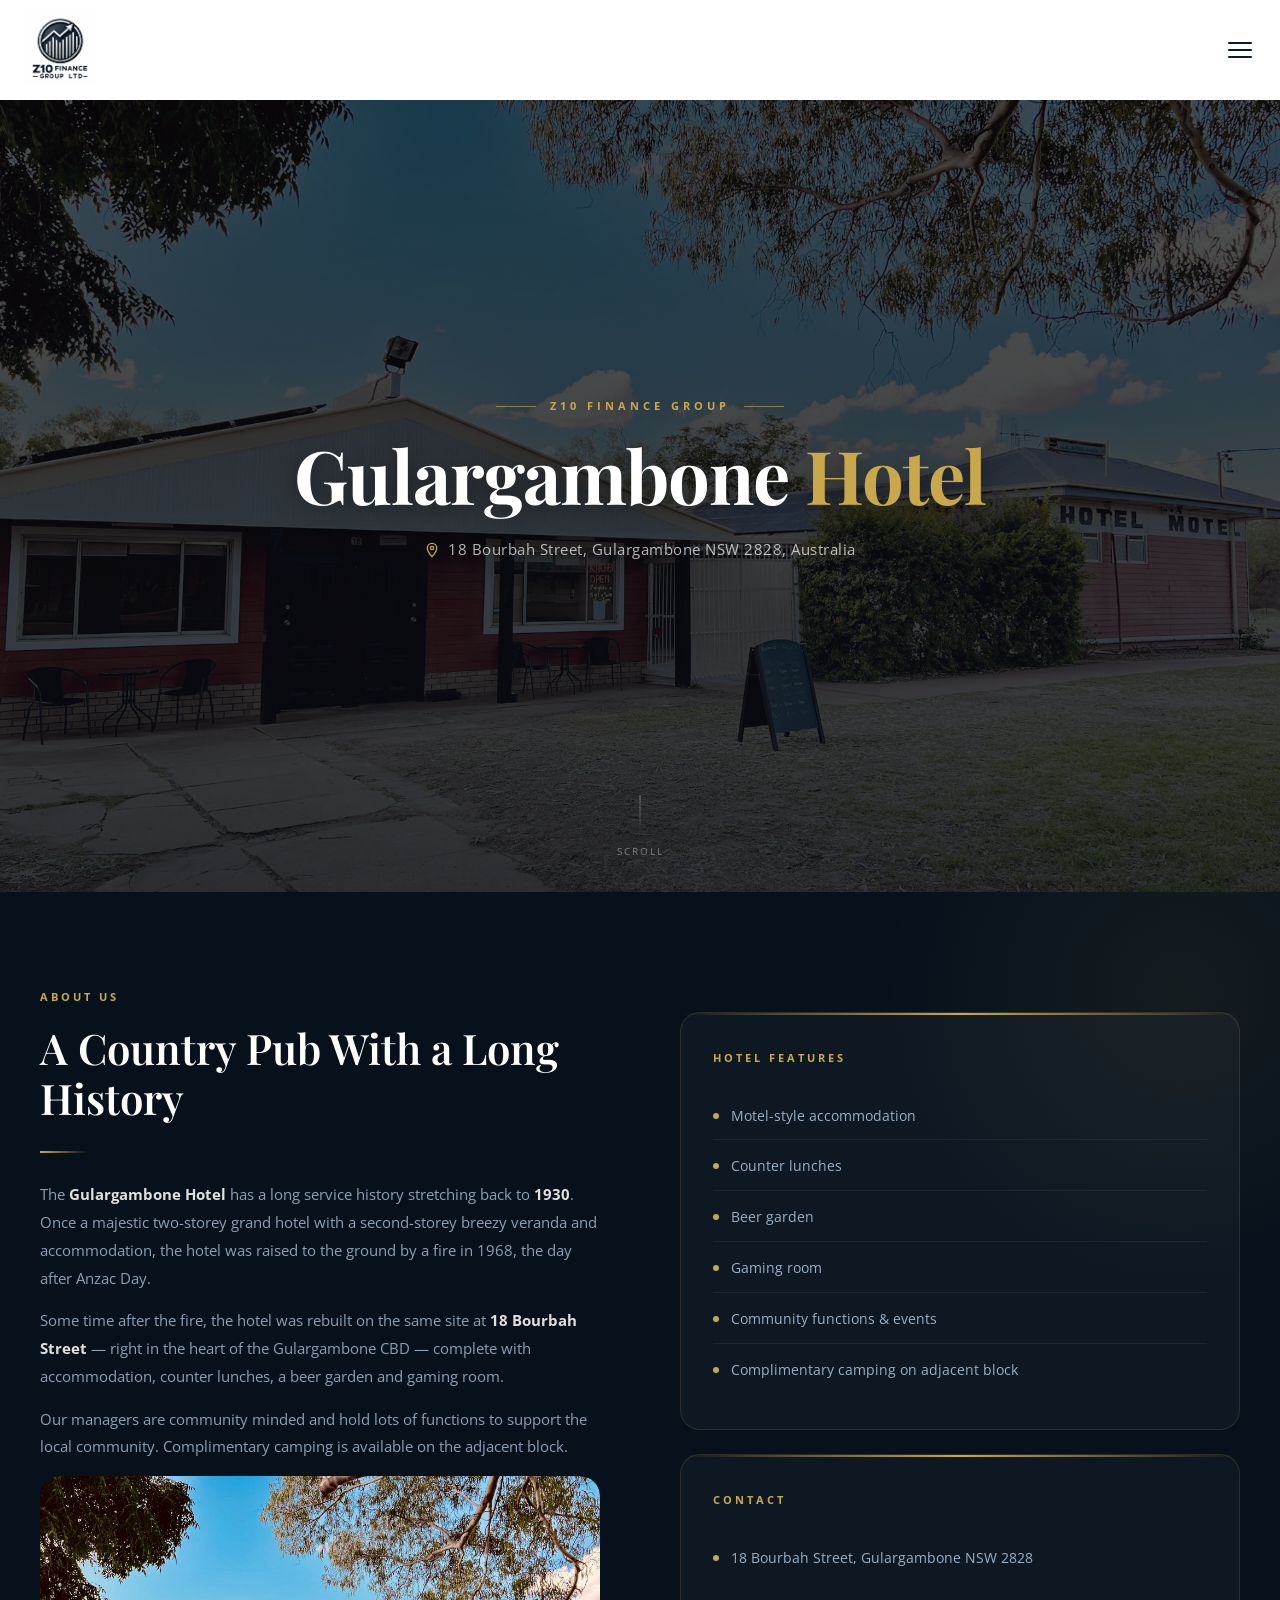
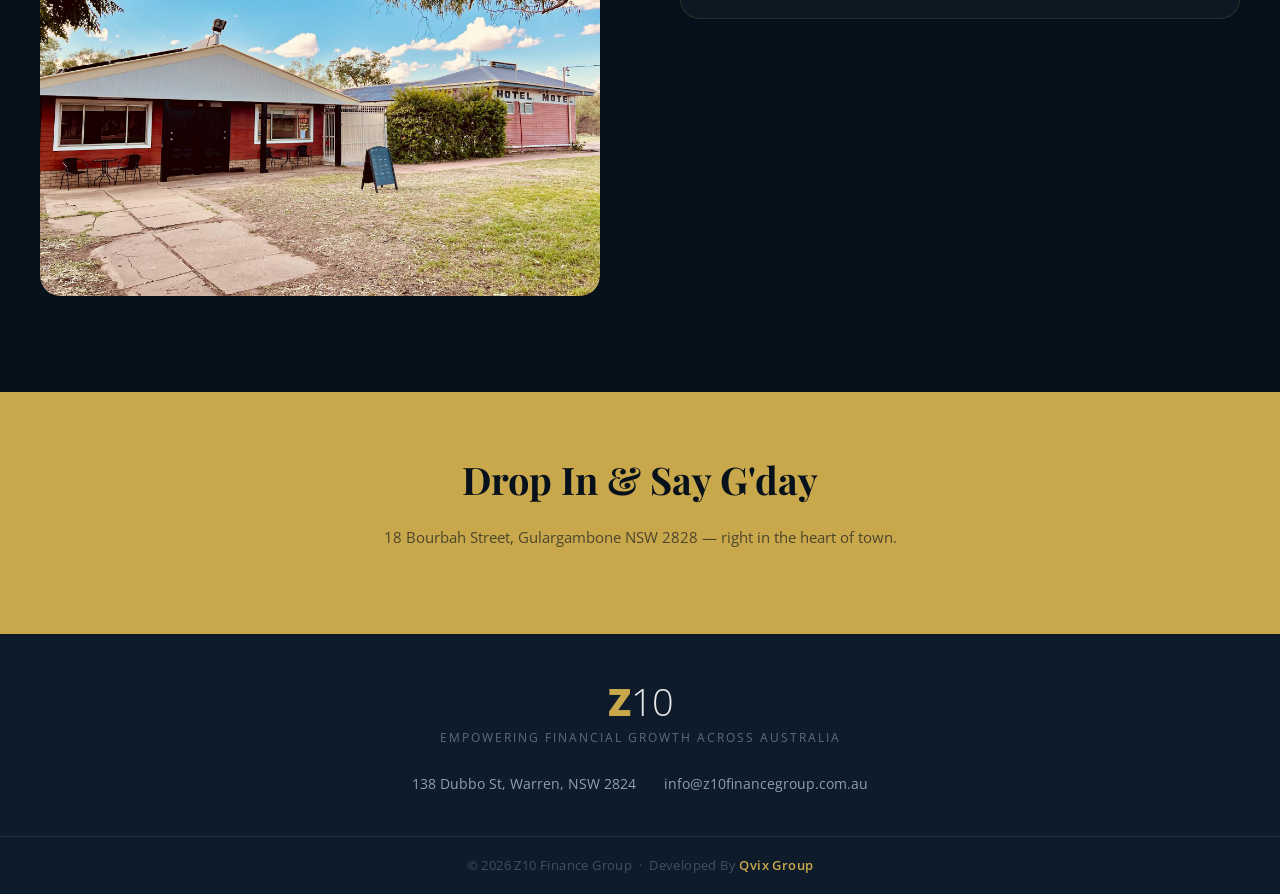
<file: gulargambone-hotel/index.html>
<!DOCTYPE html>
<html lang="en-US">
<head>
<meta charset="UTF-8">
<meta http-equiv="X-UA-Compatible" content="IE=edge">
<meta name="viewport" content="width=device-width, initial-scale=1">
<title>Gulargambone Hotel – Z10 Finance Group</title>
<meta name="description" content="Gulargambone Hotel — 18 Bourbah Street, Gulargambone NSW 2828. Historic country pub with motel rooms, counter lunches, beer garden and gaming.">
<link rel="canonical" href="https://z10financegroup.com.au/gulargambone-hotel/">

<!-- Google Fonts -->
<link rel="preconnect" href="https://fonts.googleapis.com">
<link rel="preconnect" href="https://fonts.gstatic.com" crossorigin>
<link href="https://fonts.googleapis.com/css2?family=Open+Sans:wght@300;400;600;700;800&family=Playfair+Display:wght@400;600;700&display=swap" rel="stylesheet">

<!-- Divi base styles (reused from main site) -->
<link rel="stylesheet" href="../css/et-core-unified-714.min.css">
<link rel="stylesheet" href="../css/et-divi-dynamic-tb-269-714.css">

<!-- Modern footer -->
<link rel="stylesheet" href="../css/custom-footer.css">

<!-- Analytics -->
<script async src="https://www.googletagmanager.com/gtag/js?id=G-WRP26LWKZG"></script>
<script>window.dataLayer=window.dataLayer||[];function gtag(){dataLayer.push(arguments);}gtag('js',new Date());gtag('config','G-WRP26LWKZG');</script>

<style>
/* ── Reset & base ── */
*, *::before, *::after { box-sizing: border-box; }
body {
  font-family: 'Open Sans', Arial, sans-serif;
  font-size: 15px;
  color: #444;
  background: #fff;
  line-height: 1.7;
  margin: 0;
}
img { max-width: 100%; height: auto; display: block; }
a { text-decoration: none; }
p { margin: 0 0 1em; }
h1,h2,h3,h4 { margin: 0; }

/* ── Nav / Header ── */
#main-header {
  background: #fff;
  box-shadow: 0 2px 16px rgba(0,0,0,0.08);
}
.header-inner {
  max-width: 1280px;
  margin: 0 auto;
  padding: 0 24px;
  display: flex;
  align-items: center;
  justify-content: center;
  position: relative;
  height: 100px;
}
#logo { height: 72px; width: auto; }
nav#top-menu-nav {
  background: #0d1b2a;
  position: sticky;
  top: 0;
  z-index: 999;
  box-shadow: 0 2px 12px rgba(0,0,0,0.2);
}
nav#top-menu-nav ul {
  list-style: none;
  margin: 0 auto;
  padding: 14px 24px;
  display: flex;
  gap: 12px;
  line-height: 0;
  max-width: 1280px;
}
nav#top-menu-nav ul li a {
  color: rgba(255,255,255,0.85);
  font-size: 12px;
  font-weight: 600;
  letter-spacing: 0.5px;
  line-height: 1.4;
  text-transform: uppercase;
  transition: color 0.2s;
  white-space: nowrap;
}
nav#top-menu-nav ul li a:hover,
nav#top-menu-nav ul li.current a { color: #c9a84c; }

/* Mobile burger */
.mobile-burger {
  display: none;
  flex-direction: column;
  gap: 5px;
  cursor: pointer;
  background: none;
  border: none;
  padding: 4px;
  position: absolute;
  right: 24px;
  top: 50%;
  transform: translateY(-50%);
}
.mobile-burger span {
  display: block;
  width: 24px;
  height: 2px;
  background: #0d1b2a;
  border-radius: 2px;
  transition: all 0.3s;
}
@media (max-width: 1280px) {
  nav#top-menu-nav { display: none; position: absolute; top: 100px; left: 0; right: 0; background: #0d1b2a; border-top: 1px solid rgba(255,255,255,0.08); }
  nav#top-menu-nav.open { display: block; }
  nav#top-menu-nav ul { flex-direction: column; gap: 0; padding: 12px 0; max-width: none; }
  nav#top-menu-nav ul li a { display: block; padding: 12px 32px; font-size: 13px; }
  .header-inner { justify-content: flex-start; padding-right: 64px; }
  .mobile-burger { display: flex; }
}

/* ── Hero ── */
.gula-hero {
  position: relative;
  min-height: 88vh;
  display: flex;
  align-items: center;
  justify-content: center;
  overflow: hidden;
  background: #0d1b2a;
}
.gula-hero-bg {
  position: absolute;
  inset: 0;
  background-image: url('../images/gulargambone-hotel.jpg');
  background-size: cover;
  background-position: center;
  filter: brightness(0.45) saturate(0.9);
  transform: scale(1.04);
  transition: transform 8s ease;
}
.gula-hero:hover .gula-hero-bg { transform: scale(1.0); }
.gula-hero-overlay {
  position: absolute;
  inset: 0;
  background: linear-gradient(to bottom, rgba(7,17,28,0.3) 0%, rgba(7,17,28,0.6) 100%);
}
.gula-hero-content {
  position: relative;
  text-align: center;
  color: #fff;
  padding: 40px 24px;
  max-width: 800px;
}
.gula-hero-eyebrow {
  font-size: 11px;
  font-weight: 700;
  letter-spacing: 4px;
  text-transform: uppercase;
  color: #c9a84c;
  margin-bottom: 20px;
  display: flex;
  align-items: center;
  justify-content: center;
  gap: 14px;
}
.gula-hero-eyebrow::before,
.gula-hero-eyebrow::after {
  content: '';
  display: block;
  width: 40px;
  height: 1px;
  background: #c9a84c;
  opacity: 0.6;
}
.gula-hero-title {
  font-family: 'Playfair Display', Georgia, serif;
  font-size: clamp(40px, 6.5vw, 74px);
  font-weight: 700;
  line-height: 1.05;
  letter-spacing: -1px;
  margin-bottom: 24px;
  text-shadow: 0 4px 24px rgba(0,0,0,0.4);
}
.gula-hero-title em {
  font-style: normal;
  color: #c9a84c;
}
.gula-hero-address {
  font-size: 15px;
  color: rgba(255,255,255,0.7);
  letter-spacing: 0.5px;
  margin-bottom: 32px;
  display: flex;
  align-items: center;
  justify-content: center;
  gap: 8px;
  flex-wrap: wrap;
}
.gula-hero-address svg { width: 16px; height: 16px; color: #c9a84c; flex-shrink: 0; }
.gula-hero-phone {
  display: inline-flex;
  align-items: center;
  gap: 10px;
  background: rgba(201,168,76,0.15);
  border: 1px solid rgba(201,168,76,0.4);
  color: #c9a84c;
  font-size: 18px;
  font-weight: 700;
  padding: 14px 32px;
  border-radius: 50px;
  letter-spacing: 1px;
  transition: background 0.2s, color 0.2s;
}
.gula-hero-phone:hover {
  background: #c9a84c;
  color: #07111c;
}
.gula-hero-phone svg { width: 18px; height: 18px; }
.gula-hero-scroll {
  position: absolute;
  bottom: 32px;
  left: 50%;
  transform: translateX(-50%);
  display: flex;
  flex-direction: column;
  align-items: center;
  gap: 8px;
  color: rgba(255,255,255,0.4);
  font-size: 10px;
  letter-spacing: 2px;
  text-transform: uppercase;
}
.gula-hero-scroll-line {
  width: 1px;
  height: 40px;
  background: linear-gradient(to bottom, rgba(255,255,255,0.4), transparent);
  animation: scrollPulse 2s ease-in-out infinite;
}
@keyframes scrollPulse {
  0%,100% { opacity: 0.4; transform: scaleY(1); }
  50% { opacity: 1; transform: scaleY(0.7); }
}

/* ── About / Description ── */
.gula-about {
  padding: 96px 40px;
  background: #07111c;
  position: relative;
  overflow: hidden;
}
.gula-about::before {
  content: '';
  position: absolute;
  top: -200px;
  right: -200px;
  width: 600px;
  height: 600px;
  border-radius: 50%;
  background: radial-gradient(circle, rgba(201,168,76,0.07) 0%, transparent 70%);
  pointer-events: none;
}
.gula-about-inner {
  max-width: 1200px;
  margin: 0 auto;
  display: grid;
  grid-template-columns: 1fr 1fr;
  gap: 80px;
  align-items: start;
}
.gula-about-text .eyebrow {
  font-size: 11px;
  font-weight: 700;
  letter-spacing: 3px;
  text-transform: uppercase;
  color: #c9a84c;
  display: block;
  margin-bottom: 16px;
}
.gula-about-text h2 {
  font-family: 'Playfair Display', Georgia, serif;
  font-size: clamp(28px, 3.5vw, 42px);
  color: #fff;
  font-weight: 600;
  line-height: 1.2;
  margin-bottom: 28px;
}
.gula-about-text p {
  color: #8da0b3;
  font-size: 15px;
  line-height: 1.85;
}
.gula-about-text p strong {
  color: #e0e0e0;
}
.gula-about-divider {
  width: 48px;
  height: 2px;
  background: linear-gradient(90deg, #c9a84c, transparent);
  margin: 28px 0;
}
.gula-image-panel {
  border-radius: 20px;
  overflow: hidden;
  position: relative;
}
.gula-image-panel img {
  width: 100%;
  height: 100%;
  object-fit: cover;
  border-radius: 20px;
}

/* ── Features panel ── */
.gula-panel {
  background: rgba(255,255,255,0.03);
  border: 1px solid rgba(201,168,76,0.15);
  border-radius: 20px;
  padding: 36px 32px;
  position: relative;
  margin-top: 24px;
}
.gula-panel::before {
  content: '';
  position: absolute;
  top: 0; left: 0; right: 0;
  height: 2px;
  background: linear-gradient(90deg, transparent, #c9a84c, transparent);
  border-radius: 20px 20px 0 0;
}
.gula-panel h3 {
  font-size: 11px;
  font-weight: 700;
  letter-spacing: 3px;
  text-transform: uppercase;
  color: #c9a84c;
  margin-bottom: 24px;
}
.menu-items-list {
  list-style: none;
  margin: 0; padding: 0;
  display: flex;
  flex-direction: column;
  gap: 2px;
}
.menu-items-list li {
  display: flex;
  align-items: center;
  gap: 12px;
  padding: 12px 0;
  border-bottom: 1px solid rgba(255,255,255,0.05);
  color: #9ab0c4;
  font-size: 14px;
  transition: color 0.2s, padding-left 0.2s;
}
.menu-items-list li:last-child { border-bottom: none; }
.menu-items-list li:hover {
  color: #e0e0e0;
  padding-left: 6px;
}
.menu-items-list li::before {
  content: '';
  display: block;
  width: 6px;
  height: 6px;
  border-radius: 50%;
  background: #c9a84c;
  flex-shrink: 0;
}

/* ── CTA strip ── */
.gula-cta {
  background: #c9a84c;
  padding: 56px 40px;
  text-align: center;
  position: relative;
  overflow: hidden;
}
.gula-cta-inner { position: relative; max-width: 600px; margin: 0 auto; }
.gula-cta h2 {
  font-family: 'Playfair Display', Georgia, serif;
  font-size: clamp(26px, 4vw, 38px);
  color: #07111c;
  font-weight: 700;
  margin-bottom: 12px;
}
.gula-cta p {
  color: rgba(7,17,28,0.65);
  font-size: 15px;
  margin-bottom: 28px;
}
.gula-cta a {
  display: inline-flex;
  align-items: center;
  gap: 10px;
  background: #07111c;
  color: #c9a84c;
  font-size: 14px;
  font-weight: 700;
  letter-spacing: 1px;
  text-transform: uppercase;
  padding: 16px 36px;
  border-radius: 50px;
  transition: background 0.2s, color 0.2s, transform 0.2s;
}
.gula-cta a:hover {
  background: #0d1b2a;
  transform: translateY(-2px);
}

/* ── Responsive ── */
@media (max-width: 900px) {
  .gula-about-inner { grid-template-columns: 1fr; gap: 48px; }
  .gula-about, .gula-cta { padding-left: 24px; padding-right: 24px; }
}
@media (max-width: 580px) {
  .gula-hero { min-height: 100svh; }
}
</style>
</head>

<body>

<!-- ═══ HEADER ═══ -->
<header id="main-header">
  <div class="header-inner">
    <a href="../">
      <img src="../images/logo.webp" alt="Z10 Finance Group" id="logo">
    </a>
    <button class="mobile-burger" id="burgerBtn" aria-label="Toggle menu" onclick="document.getElementById('top-menu-nav').classList.toggle('open')">
      <span></span><span></span><span></span>
    </button>
  </div>
  
</header>
<nav id="top-menu-nav">
      <ul id="top-menu" class="nav">
        <li><a href="../">Home</a></li>
        <li><a href="../club-house-hotel/">Club House Hotel</a></li>
        <li><a href="https://www.relishdubbo.com" target="_blank" rel="noopener">Imperial Relish</a></li>
        <li><a href="../dubbo-feast-house/">Dubbo Feast House</a></li>
        <li class="current"><a href="../gulargambone-hotel/">Gulargambone Hotel</a></li>
        <li><a href="https://zforcesecurity.com.au" target="_blank" rel="noopener">Zed Force Security</a></li>
        <li><a href="https://cinamonsupermarket.com.au/" target="_blank" rel="noopener">Cinnamon Spice</a></li>
        <li><a href="../cafe-the-entrance/">Cafe The Entrance</a></li>
        <li><a href="#site-footer">Contact</a></li>
      </ul>
  </nav>

<!-- ═══ HERO ═══ -->
<section class="gula-hero">
  <div class="gula-hero-bg"></div>
  <div class="gula-hero-overlay"></div>
  <div class="gula-hero-content">
    <div class="gula-hero-eyebrow">Z10 Finance Group</div>
    <h1 class="gula-hero-title">Gulargambone <em>Hotel</em></h1>
    <p class="gula-hero-address">
      <svg viewBox="0 0 24 24" fill="none" stroke="currentColor" stroke-width="2" stroke-linecap="round" stroke-linejoin="round"><path d="M12 2C8.13 2 5 5.13 5 9c0 5.25 7 13 7 13s7-7.75 7-13c0-3.87-3.13-7-7-7z"/><circle cx="12" cy="9" r="2.5"/></svg>
      18 Bourbah Street, Gulargambone NSW 2828, Australia
    </p>
  </div>
  <div class="gula-hero-scroll">
    <div class="gula-hero-scroll-line"></div>
    <span>Scroll</span>
  </div>
</section>

<!-- ═══ ABOUT ═══ -->
<section class="gula-about">
  <div class="gula-about-inner">
    <div class="gula-about-text">
      <span class="eyebrow">About Us</span>
      <h2>A Country Pub With a Long History</h2>
      <div class="gula-about-divider"></div>
      <p>The <strong>Gulargambone Hotel</strong> has a long service history stretching back to <strong>1930</strong>. Once a majestic two-storey grand hotel with a second-storey breezy veranda and accommodation, the hotel was raised to the ground by a fire in 1968, the day after Anzac Day.</p>
      <p>Some time after the fire, the hotel was rebuilt on the same site at <strong>18 Bourbah Street</strong> — right in the heart of the Gulargambone CBD — complete with accommodation, counter lunches, a beer garden and gaming room.</p>
      <p>Our managers are community minded and hold lots of functions to support the local community. Complimentary camping is available on the adjacent block.</p>
      <div class="gula-image-panel">
        <img src="../images/gulargambone-hotel.jpg" alt="Gulargambone Hotel" loading="lazy">
      </div>
    </div>

    <div>
      <div class="gula-panel">
        <h3>Hotel Features</h3>
        <ul class="menu-items-list">
          <li>Motel-style accommodation</li>
          <li>Counter lunches</li>
          <li>Beer garden</li>
          <li>Gaming room</li>
          <li>Community functions &amp; events</li>
          <li>Complimentary camping on adjacent block</li>
        </ul>
      </div>
      <div class="gula-panel" style="margin-top:24px;">
        <h3>Contact</h3>
        <ul class="menu-items-list">
          <li>18 Bourbah Street, Gulargambone NSW 2828</li>
        </ul>
      </div>
    </div>
  </div>
</section>

<!-- ═══ CTA ═══ -->
<section class="gula-cta">
  <div class="gula-cta-inner">
    <h2>Drop In &amp; Say G'day</h2>
    <p>18 Bourbah Street, Gulargambone NSW 2828 — right in the heart of town.</p>
  </div>
</section>

<!-- ═══ FOOTER ═══ -->
<footer id="site-footer">
  <div class="footer-inner">
    <div class="footer-brand">
      <div class="footer-brand-logo">
        <span class="footer-brand-z">Z</span><span class="footer-brand-10">10</span>
      </div>
      <p class="footer-tagline">Empowering Financial Growth Across Australia</p>
      
    </div>

    <div class="footer-contact">
    <span class="footer-contact-item">138 Dubbo St, Warren, NSW 2824</span>
    <a class="footer-contact-item" href="mailto:info@z10financegroup.com.au">info@z10financegroup.com.au</a>
  </div>
  </div>

  <div class="footer-bar">
    <p>&copy; <span id="footer-year"></span> Z10 Finance Group &nbsp;·&nbsp; Developed By <a href="https://qvixgroup.com">Qvix Group</a></p>
  </div>
</footer>

<script>
  document.getElementById('footer-year').textContent = new Date().getFullYear();
</script>

</body>
</html>
</file>
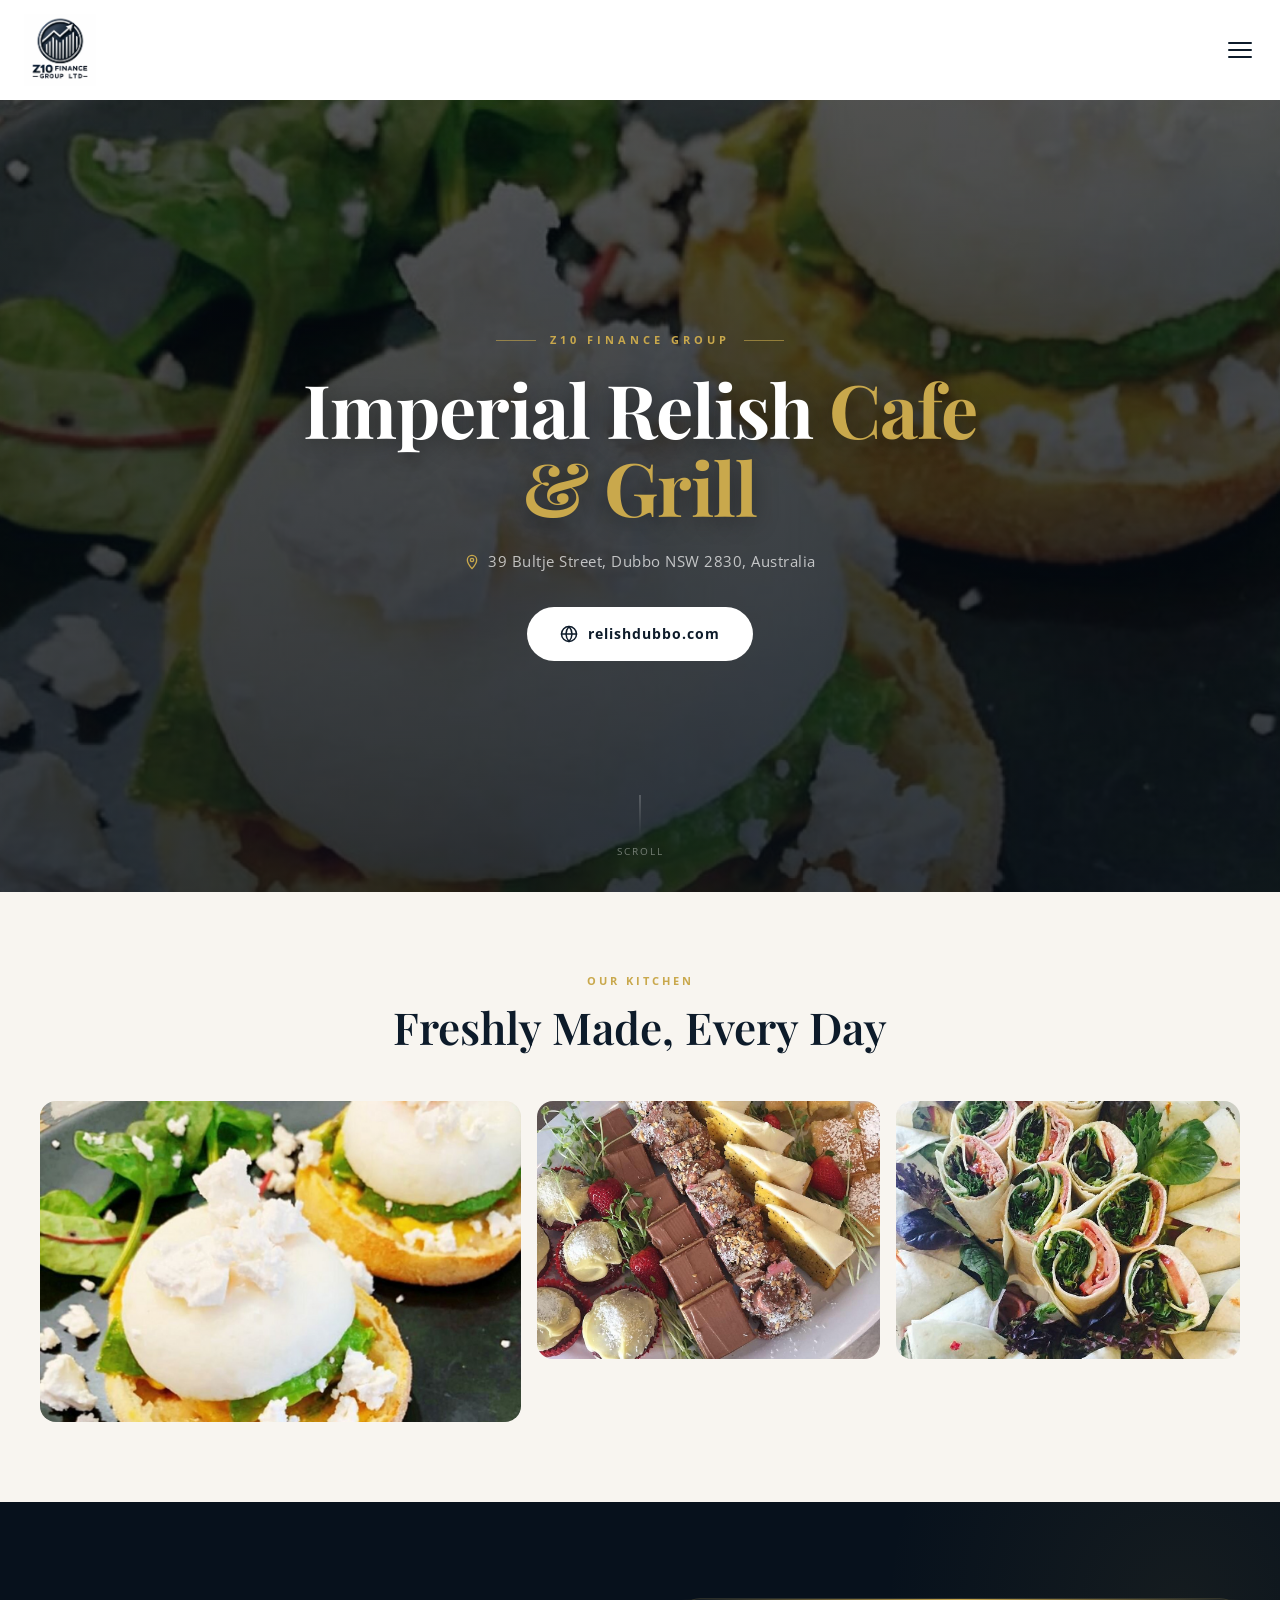
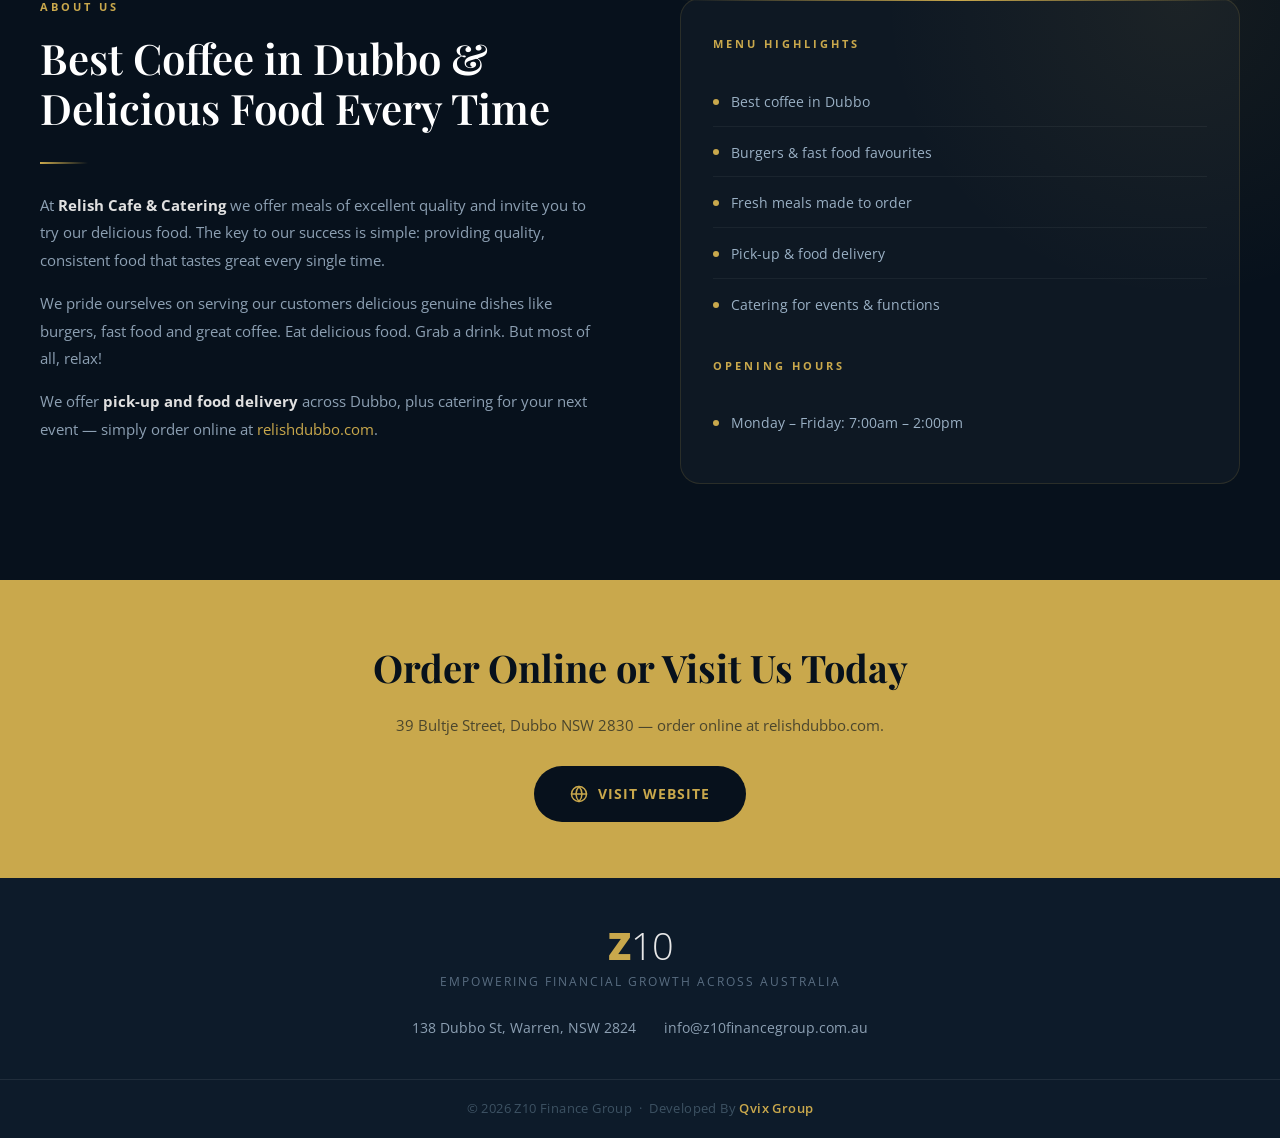
<file: imperial-relish/index.html>
<!DOCTYPE html>
<html lang="en-US">
<head>
<meta charset="UTF-8">
<meta http-equiv="X-UA-Compatible" content="IE=edge">
<meta name="viewport" content="width=device-width, initial-scale=1">
<title>Imperial Relish Cafe &amp; Grill – Z10 Finance Group</title>
<meta name="description" content="Imperial Relish Cafe &amp; Grill — 39 Bultje Street, Dubbo NSW 2830. Best coffee in Dubbo, burgers, fast food, pick-up and delivery. Order at relishdubbo.com.">
<link rel="canonical" href="https://z10financegroup.com.au/imperial-relish/">

<!-- Google Fonts -->
<link rel="preconnect" href="https://fonts.googleapis.com">
<link rel="preconnect" href="https://fonts.gstatic.com" crossorigin>
<link href="https://fonts.googleapis.com/css2?family=Open+Sans:wght@300;400;600;700;800&family=Playfair+Display:wght@400;600;700&display=swap" rel="stylesheet">

<!-- Divi base styles (reused from main site) -->
<link rel="stylesheet" href="../css/et-core-unified-714.min.css">
<link rel="stylesheet" href="../css/et-divi-dynamic-tb-269-714.css">

<!-- Modern footer -->
<link rel="stylesheet" href="../css/custom-footer.css">

<!-- Analytics -->
<script async src="https://www.googletagmanager.com/gtag/js?id=G-WRP26LWKZG"></script>
<script>window.dataLayer=window.dataLayer||[];function gtag(){dataLayer.push(arguments);}gtag('js',new Date());gtag('config','G-WRP26LWKZG');</script>

<style>
/* ── Reset & base ── */
*, *::before, *::after { box-sizing: border-box; }
body {
  font-family: 'Open Sans', Arial, sans-serif;
  font-size: 15px;
  color: #444;
  background: #fff;
  line-height: 1.7;
  margin: 0;
}
img { max-width: 100%; height: auto; display: block; }
a { text-decoration: none; }
p { margin: 0 0 1em; }
h1,h2,h3,h4 { margin: 0; }

/* ── Nav / Header ── */
#main-header {
  background: #fff;
  box-shadow: 0 2px 16px rgba(0,0,0,0.08);
}
.header-inner {
  max-width: 1280px;
  margin: 0 auto;
  padding: 0 24px;
  display: flex;
  align-items: center;
  justify-content: center;
  position: relative;
  height: 100px;
}
#logo { height: 72px; width: auto; }
nav#top-menu-nav {
  background: #0d1b2a;
  position: sticky;
  top: 0;
  z-index: 999;
  box-shadow: 0 2px 12px rgba(0,0,0,0.2);
}
nav#top-menu-nav ul {
  list-style: none;
  margin: 0 auto;
  padding: 14px 24px;
  display: flex;
  gap: 12px;
  line-height: 0;
  max-width: 1280px;
}
nav#top-menu-nav ul li a {
  color: rgba(255,255,255,0.85);
  font-size: 12px;
  font-weight: 600;
  letter-spacing: 0.5px;
  line-height: 1.4;
  text-transform: uppercase;
  transition: color 0.2s;
  white-space: nowrap;
}
nav#top-menu-nav ul li a:hover,
nav#top-menu-nav ul li.current a { color: #c9a84c; }

/* Mobile burger */
.mobile-burger {
  display: none;
  flex-direction: column;
  gap: 5px;
  cursor: pointer;
  background: none;
  border: none;
  padding: 4px;
  position: absolute;
  right: 24px;
  top: 50%;
  transform: translateY(-50%);
}
.mobile-burger span {
  display: block;
  width: 24px;
  height: 2px;
  background: #0d1b2a;
  border-radius: 2px;
  transition: all 0.3s;
}
@media (max-width: 1280px) {
  nav#top-menu-nav { display: none; position: absolute; top: 100px; left: 0; right: 0; background: #0d1b2a; border-top: 1px solid rgba(255,255,255,0.08); }
  nav#top-menu-nav.open { display: block; }
  nav#top-menu-nav ul { flex-direction: column; gap: 0; padding: 12px 0; max-width: none; }
  nav#top-menu-nav ul li a { display: block; padding: 12px 32px; font-size: 13px; }
  .header-inner { justify-content: flex-start; padding-right: 64px; }
  .mobile-burger { display: flex; }
}

/* ── Hero ── */
.relish-hero {
  position: relative;
  min-height: 88vh;
  display: flex;
  align-items: center;
  justify-content: center;
  overflow: hidden;
  background: #0d1b2a;
}
.relish-hero-bg {
  position: absolute;
  inset: 0;
  background-image: url('../images/imperial-relish-1.jpg');
  background-size: cover;
  background-position: center;
  filter: brightness(0.45) saturate(0.9);
  transform: scale(1.04);
  transition: transform 8s ease;
}
.relish-hero:hover .relish-hero-bg { transform: scale(1.0); }
.relish-hero-overlay {
  position: absolute;
  inset: 0;
  background: linear-gradient(to bottom, rgba(7,17,28,0.3) 0%, rgba(7,17,28,0.6) 100%);
}
.relish-hero-content {
  position: relative;
  text-align: center;
  color: #fff;
  padding: 40px 24px;
  max-width: 800px;
}
.relish-hero-eyebrow {
  font-size: 11px;
  font-weight: 700;
  letter-spacing: 4px;
  text-transform: uppercase;
  color: #c9a84c;
  margin-bottom: 20px;
  display: flex;
  align-items: center;
  justify-content: center;
  gap: 14px;
}
.relish-hero-eyebrow::before,
.relish-hero-eyebrow::after {
  content: '';
  display: block;
  width: 40px;
  height: 1px;
  background: #c9a84c;
  opacity: 0.6;
}
.relish-hero-title {
  font-family: 'Playfair Display', Georgia, serif;
  font-size: clamp(40px, 6.5vw, 74px);
  font-weight: 700;
  line-height: 1.05;
  letter-spacing: -1px;
  margin-bottom: 24px;
  text-shadow: 0 4px 24px rgba(0,0,0,0.4);
}
.relish-hero-title em {
  font-style: normal;
  color: #c9a84c;
}
.relish-hero-address {
  font-size: 15px;
  color: rgba(255,255,255,0.7);
  letter-spacing: 0.5px;
  margin-bottom: 32px;
  display: flex;
  align-items: center;
  justify-content: center;
  gap: 8px;
  flex-wrap: wrap;
}
.relish-hero-address svg { width: 16px; height: 16px; color: #c9a84c; flex-shrink: 0; }
.relish-hero-actions {
  display: flex;
  gap: 16px;
  justify-content: center;
  flex-wrap: wrap;
}
.relish-hero-phone {
  display: inline-flex;
  align-items: center;
  gap: 10px;
  background: rgba(201,168,76,0.15);
  border: 1px solid rgba(201,168,76,0.4);
  color: #c9a84c;
  font-size: 18px;
  font-weight: 700;
  padding: 14px 32px;
  border-radius: 50px;
  letter-spacing: 1px;
  transition: background 0.2s, color 0.2s;
}
.relish-hero-phone:hover {
  background: #c9a84c;
  color: #07111c;
}
.relish-hero-phone svg { width: 18px; height: 18px; }
.relish-hero-site {
  display: inline-flex;
  align-items: center;
  gap: 10px;
  background: #fff;
  border: 1px solid rgba(255,255,255,0.3);
  color: #0d1b2a;
  font-size: 14px;
  font-weight: 700;
  padding: 14px 32px;
  border-radius: 50px;
  letter-spacing: 1px;
  transition: background 0.2s, color 0.2s;
}
.relish-hero-site:hover {
  background: #c9a84c;
  border-color: #c9a84c;
}
.relish-hero-site svg { width: 18px; height: 18px; }
.relish-hero-scroll {
  position: absolute;
  bottom: 32px;
  left: 50%;
  transform: translateX(-50%);
  display: flex;
  flex-direction: column;
  align-items: center;
  gap: 8px;
  color: rgba(255,255,255,0.4);
  font-size: 10px;
  letter-spacing: 2px;
  text-transform: uppercase;
}
.relish-hero-scroll-line {
  width: 1px;
  height: 40px;
  background: linear-gradient(to bottom, rgba(255,255,255,0.4), transparent);
  animation: scrollPulse 2s ease-in-out infinite;
}
@keyframes scrollPulse {
  0%,100% { opacity: 0.4; transform: scaleY(1); }
  50% { opacity: 1; transform: scaleY(0.7); }
}

/* ── Gallery ── */
.relish-gallery {
  padding: 80px 40px;
  background: #f8f5f0;
}
.section-label {
  text-align: center;
  margin-bottom: 48px;
}
.section-label .eyebrow {
  font-size: 11px;
  font-weight: 700;
  letter-spacing: 3px;
  text-transform: uppercase;
  color: #c9a84c;
  display: block;
  margin-bottom: 10px;
}
.section-label h2 {
  font-family: 'Playfair Display', Georgia, serif;
  font-size: clamp(28px, 4vw, 44px);
  color: #0d1b2a;
  font-weight: 600;
  line-height: 1.2;
}
.gallery-grid {
  max-width: 1200px;
  margin: 0 auto;
  display: grid;
  grid-template-columns: 1.4fr 1fr 1fr;
  gap: 16px;
}
.gallery-item {
  border-radius: 16px;
  overflow: hidden;
  position: relative;
  aspect-ratio: 4/3;
}
.gallery-item:first-child { aspect-ratio: 3/2; }
.gallery-item img {
  width: 100%;
  height: 100%;
  object-fit: cover;
  transition: transform 0.5s ease;
}
.gallery-item:hover img { transform: scale(1.06); }

/* ── About / Description ── */
.relish-about {
  padding: 96px 40px;
  background: #07111c;
  position: relative;
  overflow: hidden;
}
.relish-about::before {
  content: '';
  position: absolute;
  top: -200px;
  right: -200px;
  width: 600px;
  height: 600px;
  border-radius: 50%;
  background: radial-gradient(circle, rgba(201,168,76,0.07) 0%, transparent 70%);
  pointer-events: none;
}
.relish-about-inner {
  max-width: 1200px;
  margin: 0 auto;
  display: grid;
  grid-template-columns: 1fr 1fr;
  gap: 80px;
  align-items: start;
}
.relish-about-text .eyebrow {
  font-size: 11px;
  font-weight: 700;
  letter-spacing: 3px;
  text-transform: uppercase;
  color: #c9a84c;
  display: block;
  margin-bottom: 16px;
}
.relish-about-text h2 {
  font-family: 'Playfair Display', Georgia, serif;
  font-size: clamp(28px, 3.5vw, 42px);
  color: #fff;
  font-weight: 600;
  line-height: 1.2;
  margin-bottom: 28px;
}
.relish-about-text p {
  color: #8da0b3;
  font-size: 15px;
  line-height: 1.85;
}
.relish-about-text p strong {
  color: #e0e0e0;
}
.relish-about-divider {
  width: 48px;
  height: 2px;
  background: linear-gradient(90deg, #c9a84c, transparent);
  margin: 28px 0;
}
.relish-menu-panel {
  background: rgba(255,255,255,0.03);
  border: 1px solid rgba(201,168,76,0.15);
  border-radius: 20px;
  padding: 36px 32px;
  position: relative;
}
.relish-menu-panel::before {
  content: '';
  position: absolute;
  top: 0; left: 0; right: 0;
  height: 2px;
  background: linear-gradient(90deg, transparent, #c9a84c, transparent);
  border-radius: 20px 20px 0 0;
}
.relish-menu-panel h3 {
  font-size: 11px;
  font-weight: 700;
  letter-spacing: 3px;
  text-transform: uppercase;
  color: #c9a84c;
  margin-bottom: 24px;
}
.menu-items-list {
  list-style: none;
  margin: 0; padding: 0;
  display: flex;
  flex-direction: column;
  gap: 2px;
}
.menu-items-list li {
  display: flex;
  align-items: center;
  gap: 12px;
  padding: 12px 0;
  border-bottom: 1px solid rgba(255,255,255,0.05);
  color: #9ab0c4;
  font-size: 14px;
  transition: color 0.2s, padding-left 0.2s;
}
.menu-items-list li:last-child { border-bottom: none; }
.menu-items-list li:hover {
  color: #e0e0e0;
  padding-left: 6px;
}
.menu-items-list li::before {
  content: '';
  display: block;
  width: 6px;
  height: 6px;
  border-radius: 50%;
  background: #c9a84c;
  flex-shrink: 0;
}

/* ── CTA strip ── */
.relish-cta {
  background: #c9a84c;
  padding: 56px 40px;
  text-align: center;
  position: relative;
  overflow: hidden;
}
.relish-cta-inner { position: relative; max-width: 600px; margin: 0 auto; }
.relish-cta h2 {
  font-family: 'Playfair Display', Georgia, serif;
  font-size: clamp(26px, 4vw, 38px);
  color: #07111c;
  font-weight: 700;
  margin-bottom: 12px;
}
.relish-cta p {
  color: rgba(7,17,28,0.65);
  font-size: 15px;
  margin-bottom: 28px;
}
.relish-cta a {
  display: inline-flex;
  align-items: center;
  gap: 10px;
  background: #07111c;
  color: #c9a84c;
  font-size: 14px;
  font-weight: 700;
  letter-spacing: 1px;
  text-transform: uppercase;
  padding: 16px 36px;
  border-radius: 50px;
  transition: background 0.2s, color 0.2s, transform 0.2s;
}
.relish-cta a:hover {
  background: #0d1b2a;
  transform: translateY(-2px);
}

/* ── Responsive ── */
@media (max-width: 900px) {
  .gallery-grid { grid-template-columns: 1fr 1fr; }
  .gallery-item:first-child { grid-column: span 2; aspect-ratio: 16/7; }
  .relish-about-inner { grid-template-columns: 1fr; gap: 48px; }
  .relish-gallery, .relish-about, .relish-cta { padding-left: 24px; padding-right: 24px; }
}
@media (max-width: 580px) {
  .gallery-grid { grid-template-columns: 1fr; }
  .gallery-item:first-child { grid-column: span 1; aspect-ratio: 4/3; }
  .relish-hero { min-height: 100svh; }
}
</style>
</head>

<body>

<!-- ═══ HEADER ═══ -->
<header id="main-header">
  <div class="header-inner">
    <a href="../">
      <img src="../images/logo.webp" alt="Z10 Finance Group" id="logo">
    </a>
    <button class="mobile-burger" id="burgerBtn" aria-label="Toggle menu" onclick="document.getElementById('top-menu-nav').classList.toggle('open')">
      <span></span><span></span><span></span>
    </button>
  </div>
  
</header>
<nav id="top-menu-nav">
      <ul id="top-menu" class="nav">
        <li><a href="../">Home</a></li>
        <li><a href="../club-house-hotel/">Club House Hotel</a></li>
        <li><a href="https://www.relishdubbo.com" target="_blank" rel="noopener">Imperial Relish</a></li>
        <li><a href="../dubbo-feast-house/">Dubbo Feast House</a></li>
        <li><a href="../gulargambone-hotel/">Gulargambone Hotel</a></li>
        <li><a href="https://zforcesecurity.com.au" target="_blank" rel="noopener">Zed Force Security</a></li>
        <li><a href="https://cinamonsupermarket.com.au/" target="_blank" rel="noopener">Cinnamon Spice</a></li>
        <li><a href="../cafe-the-entrance/">Cafe The Entrance</a></li>
        <li><a href="#site-footer">Contact</a></li>
      </ul>
  </nav>

<!-- ═══ HERO ═══ -->
<section class="relish-hero">
  <div class="relish-hero-bg"></div>
  <div class="relish-hero-overlay"></div>
  <div class="relish-hero-content">
    <div class="relish-hero-eyebrow">Z10 Finance Group</div>
    <h1 class="relish-hero-title">Imperial Relish <em>Cafe &amp; Grill</em></h1>
    <p class="relish-hero-address">
      <svg viewBox="0 0 24 24" fill="none" stroke="currentColor" stroke-width="2" stroke-linecap="round" stroke-linejoin="round"><path d="M12 2C8.13 2 5 5.13 5 9c0 5.25 7 13 7 13s7-7.75 7-13c0-3.87-3.13-7-7-7z"/><circle cx="12" cy="9" r="2.5"/></svg>
      39 Bultje Street, Dubbo NSW 2830, Australia
    </p>
    <div class="relish-hero-actions">
      <a href="https://www.relishdubbo.com/" target="_blank" rel="noopener" class="relish-hero-site">
        <svg viewBox="0 0 24 24" fill="none" stroke="currentColor" stroke-width="2" stroke-linecap="round" stroke-linejoin="round"><circle cx="12" cy="12" r="10"/><path d="M2 12h20"/><path d="M12 2a15.3 15.3 0 0 1 4 10 15.3 15.3 0 0 1-4 10 15.3 15.3 0 0 1-4-10 15.3 15.3 0 0 1 4-10z"/></svg>
        relishdubbo.com
      </a>
    </div>
  </div>
  <div class="relish-hero-scroll">
    <div class="relish-hero-scroll-line"></div>
    <span>Scroll</span>
  </div>
</section>

<!-- ═══ GALLERY ═══ -->
<section class="relish-gallery">
  <div class="section-label">
    <span class="eyebrow">Our Kitchen</span>
    <h2>Freshly Made, Every Day</h2>
  </div>
  <div class="gallery-grid">
    <div class="gallery-item">
      <img src="../images/imperial-relish-1.jpg" alt="Imperial Relish Cafe &amp; Grill" loading="lazy">
    </div>
    <div class="gallery-item">
      <img src="../images/imperial-relish-2.jpg" alt="Imperial Relish food" loading="lazy">
    </div>
    <div class="gallery-item">
      <img src="../images/imperial-relish-3.jpg" alt="Imperial Relish coffee" loading="lazy">
    </div>
  </div>
</section>

<!-- ═══ ABOUT ═══ -->
<section class="relish-about">
  <div class="relish-about-inner">
    <div class="relish-about-text">
      <span class="eyebrow">About Us</span>
      <h2>Best Coffee in Dubbo &amp; Delicious Food Every Time</h2>
      <div class="relish-about-divider"></div>
      <p>At <strong>Relish Cafe &amp; Catering</strong> we offer meals of excellent quality and invite you to try our delicious food. The key to our success is simple: providing quality, consistent food that tastes great every single time.</p>
      <p>We pride ourselves on serving our customers delicious genuine dishes like burgers, fast food and great coffee. Eat delicious food. Grab a drink. But most of all, relax!</p>
      <p>We offer <strong>pick-up and food delivery</strong> across Dubbo, plus catering for your next event — simply order online at <a href="https://www.relishdubbo.com/" target="_blank" rel="noopener" style="color:#c9a84c;">relishdubbo.com</a>.</p>
    </div>

    <div class="relish-menu-panel">
      <h3>Menu Highlights</h3>
      <ul class="menu-items-list">
        <li>Best coffee in Dubbo</li>
        <li>Burgers &amp; fast food favourites</li>
        <li>Fresh meals made to order</li>
        <li>Pick-up &amp; food delivery</li>
        <li>Catering for events &amp; functions</li>
      </ul>
      <h3 style="margin-top:28px;">Opening Hours</h3>
      <ul class="menu-items-list">
        <li>Monday – Friday: 7:00am – 2:00pm</li>
      </ul>
    </div>
  </div>
</section>

<!-- ═══ CTA ═══ -->
<section class="relish-cta">
  <div class="relish-cta-inner">
    <h2>Order Online or Visit Us Today</h2>
    <p>39 Bultje Street, Dubbo NSW 2830 — order online at relishdubbo.com.</p>
    <a href="https://www.relishdubbo.com/" target="_blank" rel="noopener">
      <svg width="18" height="18" viewBox="0 0 24 24" fill="none" stroke="currentColor" stroke-width="2" stroke-linecap="round" stroke-linejoin="round"><circle cx="12" cy="12" r="10"/><path d="M2 12h20"/><path d="M12 2a15.3 15.3 0 0 1 4 10 15.3 15.3 0 0 1-4 10 15.3 15.3 0 0 1-4-10 15.3 15.3 0 0 1 4-10z"/></svg>
      Visit Website
    </a>
  </div>
</section>

<!-- ═══ FOOTER ═══ -->
<footer id="site-footer">
  <div class="footer-inner">
    <div class="footer-brand">
      <div class="footer-brand-logo">
        <span class="footer-brand-z">Z</span><span class="footer-brand-10">10</span>
      </div>
      <p class="footer-tagline">Empowering Financial Growth Across Australia</p>
      
    </div>

    <div class="footer-contact">
    <span class="footer-contact-item">138 Dubbo St, Warren, NSW 2824</span>
    <a class="footer-contact-item" href="mailto:info@z10financegroup.com.au">info@z10financegroup.com.au</a>
  </div>
  </div>

  <div class="footer-bar">
    <p>&copy; <span id="footer-year"></span> Z10 Finance Group &nbsp;·&nbsp; Developed By <a href="https://qvixgroup.com">Qvix Group</a></p>
  </div>
</footer>

<script>
  document.getElementById('footer-year').textContent = new Date().getFullYear();
</script>

</body>
</html>
</file>
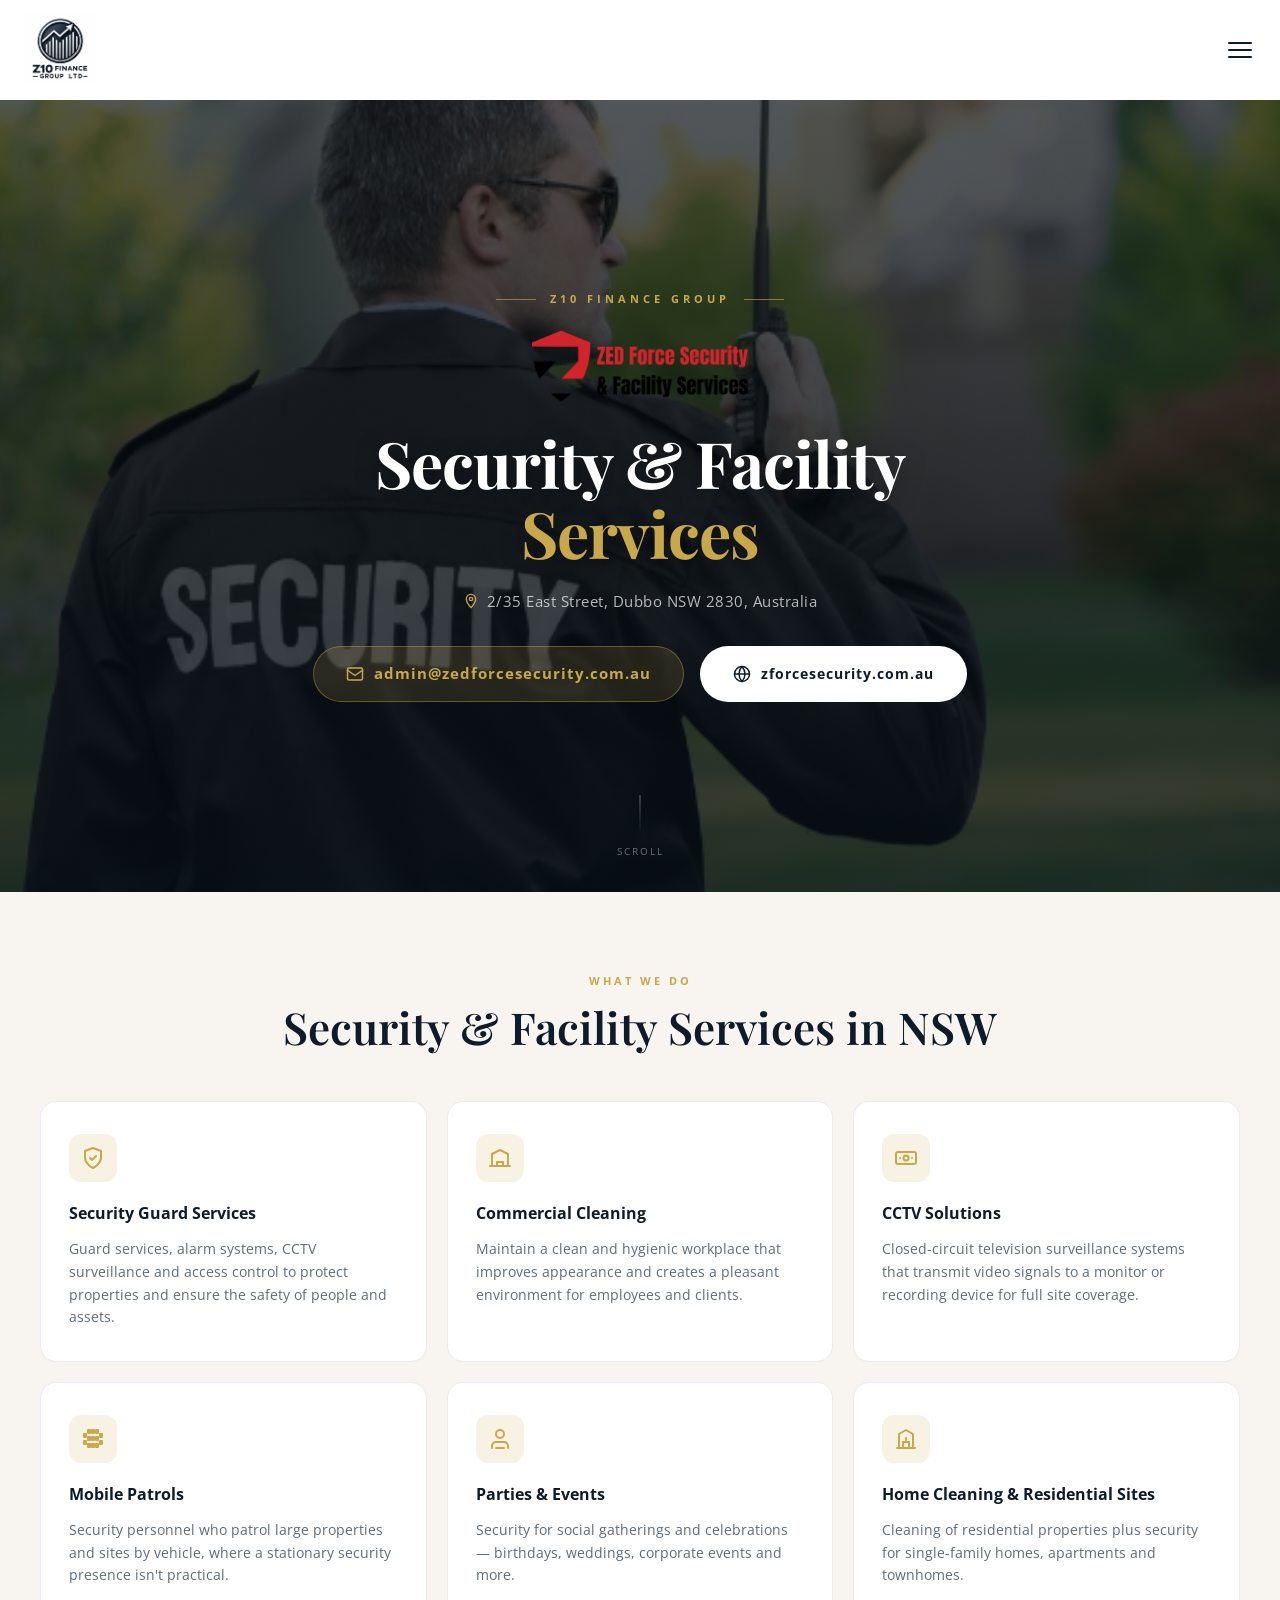
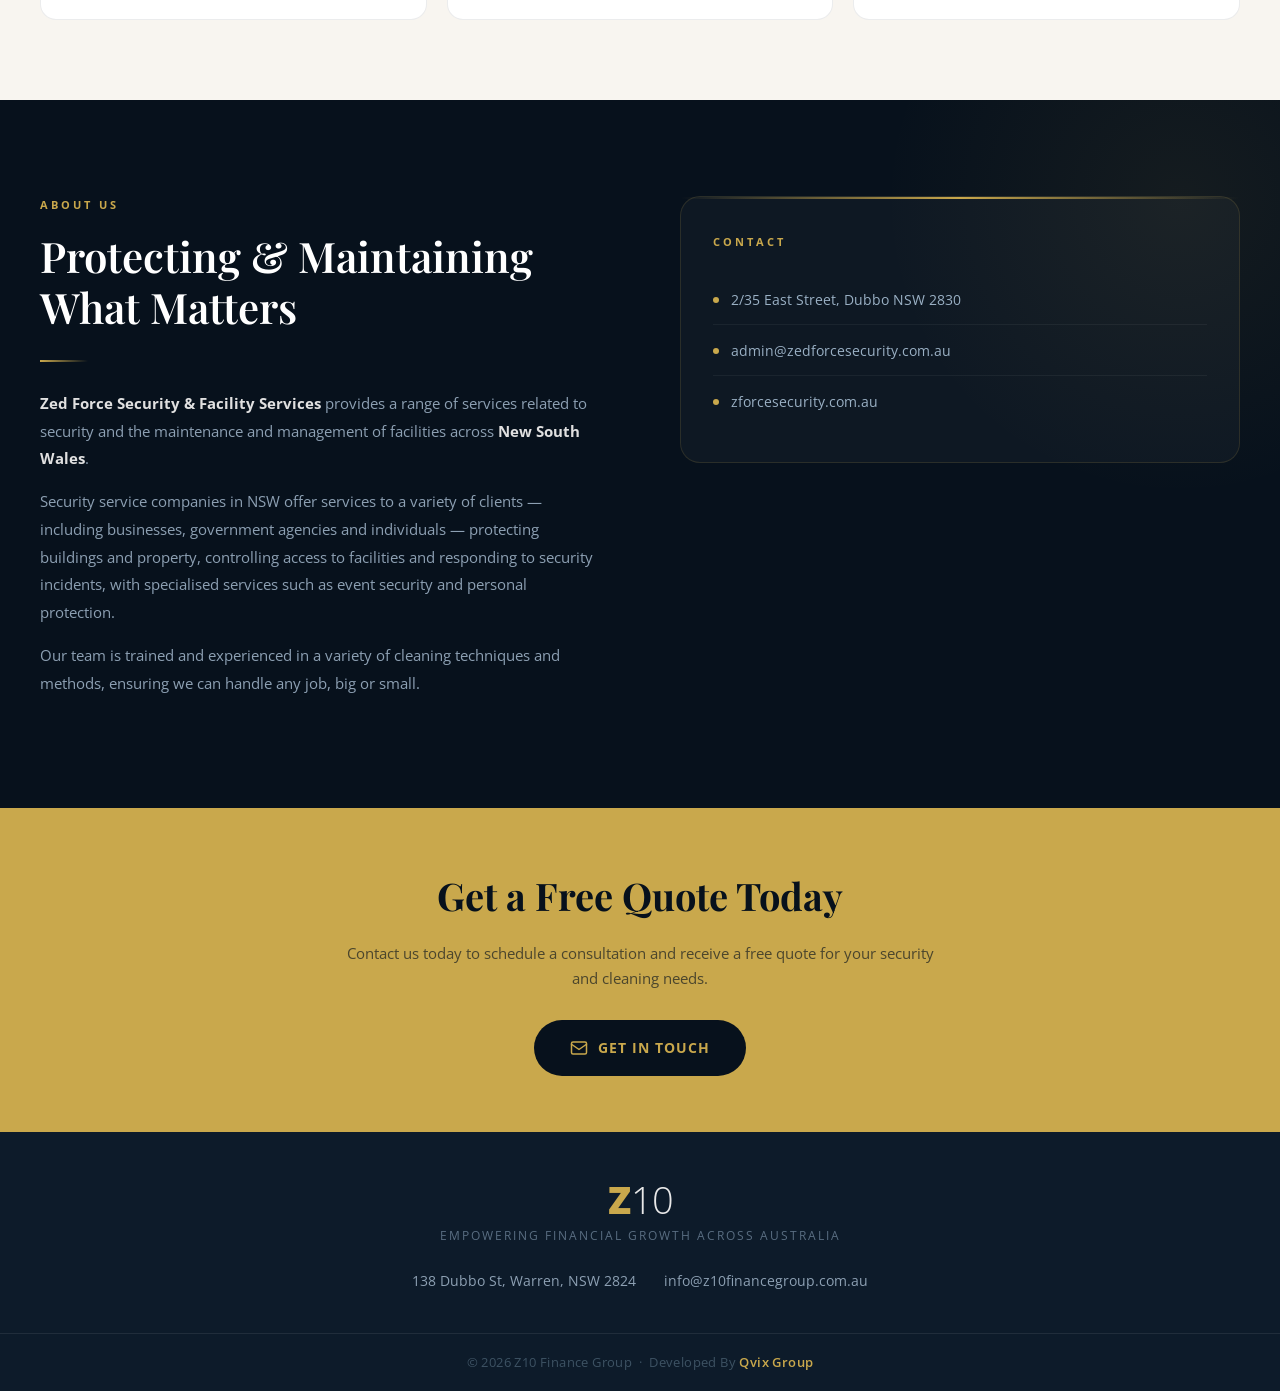
<file: zed-force-security/index.html>
<!DOCTYPE html>
<html lang="en-US">
<head>
<meta charset="UTF-8">
<meta http-equiv="X-UA-Compatible" content="IE=edge">
<meta name="viewport" content="width=device-width, initial-scale=1">
<title>Zed Force Security &amp; Facility Services – Z10 Finance Group</title>
<meta name="description" content="Zed Force Security &amp; Facility Services — 2/35 East Street, Dubbo NSW 2830. Security guard services, CCTV, mobile patrols, commercial &amp; home cleaning across NSW.">
<link rel="canonical" href="https://z10financegroup.com.au/zed-force-security/">

<!-- Google Fonts -->
<link rel="preconnect" href="https://fonts.googleapis.com">
<link rel="preconnect" href="https://fonts.gstatic.com" crossorigin>
<link href="https://fonts.googleapis.com/css2?family=Open+Sans:wght@300;400;600;700;800&family=Playfair+Display:wght@400;600;700&display=swap" rel="stylesheet">

<!-- Divi base styles (reused from main site) -->
<link rel="stylesheet" href="../css/et-core-unified-714.min.css">
<link rel="stylesheet" href="../css/et-divi-dynamic-tb-269-714.css">

<!-- Modern footer -->
<link rel="stylesheet" href="../css/custom-footer.css">

<!-- Analytics -->
<script async src="https://www.googletagmanager.com/gtag/js?id=G-WRP26LWKZG"></script>
<script>window.dataLayer=window.dataLayer||[];function gtag(){dataLayer.push(arguments);}gtag('js',new Date());gtag('config','G-WRP26LWKZG');</script>

<style>
/* ── Reset & base ── */
*, *::before, *::after { box-sizing: border-box; }
body {
  font-family: 'Open Sans', Arial, sans-serif;
  font-size: 15px;
  color: #444;
  background: #fff;
  line-height: 1.7;
  margin: 0;
}
img { max-width: 100%; height: auto; display: block; }
a { text-decoration: none; }
p { margin: 0 0 1em; }
h1,h2,h3,h4 { margin: 0; }

/* ── Nav / Header ── */
#main-header {
  background: #fff;
  box-shadow: 0 2px 16px rgba(0,0,0,0.08);
}
.header-inner {
  max-width: 1280px;
  margin: 0 auto;
  padding: 0 24px;
  display: flex;
  align-items: center;
  justify-content: center;
  position: relative;
  height: 100px;
}
#logo { height: 72px; width: auto; }
nav#top-menu-nav {
  background: #0d1b2a;
  position: sticky;
  top: 0;
  z-index: 999;
  box-shadow: 0 2px 12px rgba(0,0,0,0.2);
}
nav#top-menu-nav ul {
  list-style: none;
  margin: 0 auto;
  padding: 14px 24px;
  display: flex;
  gap: 12px;
  line-height: 0;
  max-width: 1280px;
}
nav#top-menu-nav ul li a {
  color: rgba(255,255,255,0.85);
  font-size: 12px;
  font-weight: 600;
  letter-spacing: 0.5px;
  line-height: 1.4;
  text-transform: uppercase;
  transition: color 0.2s;
  white-space: nowrap;
}
nav#top-menu-nav ul li a:hover,
nav#top-menu-nav ul li.current a { color: #c9a84c; }

/* Mobile burger */
.mobile-burger {
  display: none;
  flex-direction: column;
  gap: 5px;
  cursor: pointer;
  background: none;
  border: none;
  padding: 4px;
  position: absolute;
  right: 24px;
  top: 50%;
  transform: translateY(-50%);
}
.mobile-burger span {
  display: block;
  width: 24px;
  height: 2px;
  background: #0d1b2a;
  border-radius: 2px;
  transition: all 0.3s;
}
@media (max-width: 1280px) {
  nav#top-menu-nav { display: none; position: absolute; top: 100px; left: 0; right: 0; background: #0d1b2a; border-top: 1px solid rgba(255,255,255,0.08); }
  nav#top-menu-nav.open { display: block; }
  nav#top-menu-nav ul { flex-direction: column; gap: 0; padding: 12px 0; max-width: none; }
  nav#top-menu-nav ul li a { display: block; padding: 12px 32px; font-size: 13px; }
  .header-inner { justify-content: flex-start; padding-right: 64px; }
  .mobile-burger { display: flex; }
}

/* ── Hero ── */
.zed-hero {
  position: relative;
  min-height: 88vh;
  display: flex;
  align-items: center;
  justify-content: center;
  overflow: hidden;
  background: #0d1b2a;
}
.zed-hero-bg {
  position: absolute;
  inset: 0;
  background-image: url('../images/zed-s.jpg');
  background-size: cover;
  background-position: center;
  filter: brightness(0.45) saturate(0.9);
  transform: scale(1.04);
  transition: transform 8s ease;
}
.zed-hero:hover .zed-hero-bg { transform: scale(1.0); }
.zed-hero-overlay {
  position: absolute;
  inset: 0;
  background: linear-gradient(to bottom, rgba(7,17,28,0.3) 0%, rgba(7,17,28,0.6) 100%);
}
.zed-hero-content {
  position: relative;
  text-align: center;
  color: #fff;
  padding: 40px 24px;
  max-width: 820px;
}
.zed-hero-eyebrow {
  font-size: 11px;
  font-weight: 700;
  letter-spacing: 4px;
  text-transform: uppercase;
  color: #c9a84c;
  margin-bottom: 20px;
  display: flex;
  align-items: center;
  justify-content: center;
  gap: 14px;
}
.zed-hero-eyebrow::before,
.zed-hero-eyebrow::after {
  content: '';
  display: block;
  width: 40px;
  height: 1px;
  background: #c9a84c;
  opacity: 0.6;
}
.zed-hero-logo {
  margin: 0 auto 24px;
  max-width: 220px;
}
.zed-hero-title {
  font-family: 'Playfair Display', Georgia, serif;
  font-size: clamp(36px, 5.5vw, 64px);
  font-weight: 700;
  line-height: 1.1;
  letter-spacing: -1px;
  margin-bottom: 20px;
  text-shadow: 0 4px 24px rgba(0,0,0,0.4);
}
.zed-hero-title em {
  font-style: normal;
  color: #c9a84c;
}
.zed-hero-address {
  font-size: 15px;
  color: rgba(255,255,255,0.7);
  letter-spacing: 0.5px;
  margin-bottom: 32px;
  display: flex;
  align-items: center;
  justify-content: center;
  gap: 8px;
  flex-wrap: wrap;
}
.zed-hero-address svg { width: 16px; height: 16px; color: #c9a84c; flex-shrink: 0; }
.zed-hero-actions {
  display: flex;
  gap: 16px;
  justify-content: center;
  flex-wrap: wrap;
}
.zed-hero-mail {
  display: inline-flex;
  align-items: center;
  gap: 10px;
  background: rgba(201,168,76,0.15);
  border: 1px solid rgba(201,168,76,0.4);
  color: #c9a84c;
  font-size: 15px;
  font-weight: 700;
  padding: 14px 32px;
  border-radius: 50px;
  letter-spacing: 1px;
  transition: background 0.2s, color 0.2s;
}
.zed-hero-mail:hover {
  background: #c9a84c;
  color: #07111c;
}
.zed-hero-mail svg { width: 18px; height: 18px; }
.zed-hero-site {
  display: inline-flex;
  align-items: center;
  gap: 10px;
  background: #fff;
  border: 1px solid rgba(255,255,255,0.3);
  color: #0d1b2a;
  font-size: 14px;
  font-weight: 700;
  padding: 14px 32px;
  border-radius: 50px;
  letter-spacing: 1px;
  transition: background 0.2s, color 0.2s;
}
.zed-hero-site:hover {
  background: #c9a84c;
  border-color: #c9a84c;
}
.zed-hero-site svg { width: 18px; height: 18px; }
.zed-hero-scroll {
  position: absolute;
  bottom: 32px;
  left: 50%;
  transform: translateX(-50%);
  display: flex;
  flex-direction: column;
  align-items: center;
  gap: 8px;
  color: rgba(255,255,255,0.4);
  font-size: 10px;
  letter-spacing: 2px;
  text-transform: uppercase;
}
.zed-hero-scroll-line {
  width: 1px;
  height: 40px;
  background: linear-gradient(to bottom, rgba(255,255,255,0.4), transparent);
  animation: scrollPulse 2s ease-in-out infinite;
}
@keyframes scrollPulse {
  0%,100% { opacity: 0.4; transform: scaleY(1); }
  50% { opacity: 1; transform: scaleY(0.7); }
}

/* ── Services ── */
.zed-services {
  padding: 80px 40px;
  background: #f8f5f0;
}
.section-label {
  text-align: center;
  margin-bottom: 48px;
}
.section-label .eyebrow {
  font-size: 11px;
  font-weight: 700;
  letter-spacing: 3px;
  text-transform: uppercase;
  color: #c9a84c;
  display: block;
  margin-bottom: 10px;
}
.section-label h2 {
  font-family: 'Playfair Display', Georgia, serif;
  font-size: clamp(28px, 4vw, 44px);
  color: #0d1b2a;
  font-weight: 600;
  line-height: 1.2;
}
.services-grid {
  max-width: 1200px;
  margin: 0 auto;
  display: grid;
  grid-template-columns: repeat(3, 1fr);
  gap: 20px;
}
.service-card {
  background: #fff;
  border: 1px solid rgba(7,17,28,0.08);
  border-radius: 16px;
  padding: 32px 28px;
  transition: transform 0.25s, box-shadow 0.25s;
}
.service-card:hover {
  transform: translateY(-4px);
  box-shadow: 0 12px 32px rgba(7,17,28,0.1);
}
.service-card .service-icon {
  width: 48px;
  height: 48px;
  border-radius: 12px;
  background: rgba(201,168,76,0.15);
  display: flex;
  align-items: center;
  justify-content: center;
  margin-bottom: 18px;
  color: #c9a84c;
}
.service-card .service-icon svg { width: 24px; height: 24px; }
.service-card h3 {
  font-size: 16px;
  font-weight: 700;
  color: #0d1b2a;
  margin-bottom: 10px;
}
.service-card p {
  font-size: 13.5px;
  color: #5d6b7a;
  margin: 0;
  line-height: 1.7;
}

/* ── About / Description ── */
.zed-about {
  padding: 96px 40px;
  background: #07111c;
  position: relative;
  overflow: hidden;
}
.zed-about::before {
  content: '';
  position: absolute;
  top: -200px;
  right: -200px;
  width: 600px;
  height: 600px;
  border-radius: 50%;
  background: radial-gradient(circle, rgba(201,168,76,0.07) 0%, transparent 70%);
  pointer-events: none;
}
.zed-about-inner {
  max-width: 1200px;
  margin: 0 auto;
  display: grid;
  grid-template-columns: 1fr 1fr;
  gap: 80px;
  align-items: start;
}
.zed-about-text .eyebrow {
  font-size: 11px;
  font-weight: 700;
  letter-spacing: 3px;
  text-transform: uppercase;
  color: #c9a84c;
  display: block;
  margin-bottom: 16px;
}
.zed-about-text h2 {
  font-family: 'Playfair Display', Georgia, serif;
  font-size: clamp(28px, 3.5vw, 42px);
  color: #fff;
  font-weight: 600;
  line-height: 1.2;
  margin-bottom: 28px;
}
.zed-about-text p {
  color: #8da0b3;
  font-size: 15px;
  line-height: 1.85;
}
.zed-about-text p strong {
  color: #e0e0e0;
}
.zed-about-divider {
  width: 48px;
  height: 2px;
  background: linear-gradient(90deg, #c9a84c, transparent);
  margin: 28px 0;
}
.zed-panel {
  background: rgba(255,255,255,0.03);
  border: 1px solid rgba(201,168,76,0.15);
  border-radius: 20px;
  padding: 36px 32px;
  position: relative;
}
.zed-panel::before {
  content: '';
  position: absolute;
  top: 0; left: 0; right: 0;
  height: 2px;
  background: linear-gradient(90deg, transparent, #c9a84c, transparent);
  border-radius: 20px 20px 0 0;
}
.zed-panel h3 {
  font-size: 11px;
  font-weight: 700;
  letter-spacing: 3px;
  text-transform: uppercase;
  color: #c9a84c;
  margin-bottom: 24px;
}
.menu-items-list {
  list-style: none;
  margin: 0; padding: 0;
  display: flex;
  flex-direction: column;
  gap: 2px;
}
.menu-items-list li {
  display: flex;
  align-items: center;
  gap: 12px;
  padding: 12px 0;
  border-bottom: 1px solid rgba(255,255,255,0.05);
  color: #9ab0c4;
  font-size: 14px;
  transition: color 0.2s, padding-left 0.2s;
}
.menu-items-list li:last-child { border-bottom: none; }
.menu-items-list li:hover {
  color: #e0e0e0;
  padding-left: 6px;
}
.menu-items-list li::before {
  content: '';
  display: block;
  width: 6px;
  height: 6px;
  border-radius: 50%;
  background: #c9a84c;
  flex-shrink: 0;
}

/* ── CTA strip ── */
.zed-cta {
  background: #c9a84c;
  padding: 56px 40px;
  text-align: center;
  position: relative;
  overflow: hidden;
}
.zed-cta-inner { position: relative; max-width: 600px; margin: 0 auto; }
.zed-cta h2 {
  font-family: 'Playfair Display', Georgia, serif;
  font-size: clamp(26px, 4vw, 38px);
  color: #07111c;
  font-weight: 700;
  margin-bottom: 12px;
}
.zed-cta p {
  color: rgba(7,17,28,0.65);
  font-size: 15px;
  margin-bottom: 28px;
}
.zed-cta a {
  display: inline-flex;
  align-items: center;
  gap: 10px;
  background: #07111c;
  color: #c9a84c;
  font-size: 14px;
  font-weight: 700;
  letter-spacing: 1px;
  text-transform: uppercase;
  padding: 16px 36px;
  border-radius: 50px;
  transition: background 0.2s, color 0.2s, transform 0.2s;
}
.zed-cta a:hover {
  background: #0d1b2a;
  transform: translateY(-2px);
}

/* ── Responsive ── */
@media (max-width: 900px) {
  .services-grid { grid-template-columns: 1fr 1fr; }
  .zed-about-inner { grid-template-columns: 1fr; gap: 48px; }
  .zed-services, .zed-about, .zed-cta { padding-left: 24px; padding-right: 24px; }
}
@media (max-width: 580px) {
  .services-grid { grid-template-columns: 1fr; }
  .zed-hero { min-height: 100svh; }
}
</style>
</head>

<body>

<!-- ═══ HEADER ═══ -->
<header id="main-header">
  <div class="header-inner">
    <a href="../">
      <img src="../images/logo.webp" alt="Z10 Finance Group" id="logo">
    </a>
    <button class="mobile-burger" id="burgerBtn" aria-label="Toggle menu" onclick="document.getElementById('top-menu-nav').classList.toggle('open')">
      <span></span><span></span><span></span>
    </button>
  </div>
  
</header>
<nav id="top-menu-nav">
      <ul id="top-menu" class="nav">
        <li><a href="../">Home</a></li>
        <li><a href="../club-house-hotel/">Club House Hotel</a></li>
        <li><a href="https://www.relishdubbo.com" target="_blank" rel="noopener">Imperial Relish</a></li>
        <li><a href="../dubbo-feast-house/">Dubbo Feast House</a></li>
        <li><a href="../gulargambone-hotel/">Gulargambone Hotel</a></li>
        <li><a href="https://zforcesecurity.com.au" target="_blank" rel="noopener">Zed Force Security</a></li>
        <li><a href="https://cinamonsupermarket.com.au/" target="_blank" rel="noopener">Cinnamon Spice</a></li>
        <li><a href="../cafe-the-entrance/">Cafe The Entrance</a></li>
        <li><a href="#site-footer">Contact</a></li>
      </ul>
  </nav>

<!-- ═══ HERO ═══ -->
<section class="zed-hero">
  <div class="zed-hero-bg"></div>
  <div class="zed-hero-overlay"></div>
  <div class="zed-hero-content">
    <div class="zed-hero-eyebrow">Z10 Finance Group</div>
    <img src="../images/zed-force-logo.png" alt="Zed Force Security &amp; Facility Services" class="zed-hero-logo">
    <h1 class="zed-hero-title">Security &amp; Facility <em>Services</em></h1>
    <p class="zed-hero-address">
      <svg viewBox="0 0 24 24" fill="none" stroke="currentColor" stroke-width="2" stroke-linecap="round" stroke-linejoin="round"><path d="M12 2C8.13 2 5 5.13 5 9c0 5.25 7 13 7 13s7-7.75 7-13c0-3.87-3.13-7-7-7z"/><circle cx="12" cy="9" r="2.5"/></svg>
      2/35 East Street, Dubbo NSW 2830, Australia
    </p>
    <div class="zed-hero-actions">
      <a href="mailto:admin@zedforcesecurity.com.au" class="zed-hero-mail">
        <svg viewBox="0 0 24 24" fill="none" stroke="currentColor" stroke-width="2" stroke-linecap="round" stroke-linejoin="round"><rect x="2" y="4" width="20" height="16" rx="2"/><path d="m2 7 10 7 10-7"/></svg>
        admin@zedforcesecurity.com.au
      </a>
      <a href="https://zforcesecurity.com.au/" target="_blank" rel="noopener" class="zed-hero-site">
        <svg viewBox="0 0 24 24" fill="none" stroke="currentColor" stroke-width="2" stroke-linecap="round" stroke-linejoin="round"><circle cx="12" cy="12" r="10"/><path d="M2 12h20"/><path d="M12 2a15.3 15.3 0 0 1 4 10 15.3 15.3 0 0 1-4 10 15.3 15.3 0 0 1-4-10 15.3 15.3 0 0 1 4-10z"/></svg>
        zforcesecurity.com.au
      </a>
    </div>
  </div>
  <div class="zed-hero-scroll">
    <div class="zed-hero-scroll-line"></div>
    <span>Scroll</span>
  </div>
</section>

<!-- ═══ SERVICES ═══ -->
<section class="zed-services">
  <div class="section-label">
    <span class="eyebrow">What We Do</span>
    <h2>Security &amp; Facility Services in NSW</h2>
  </div>
  <div class="services-grid">
    <div class="service-card">
      <div class="service-icon">
        <svg viewBox="0 0 24 24" fill="none" stroke="currentColor" stroke-width="2" stroke-linecap="round" stroke-linejoin="round"><path d="M12 22s8-4 8-10V5l-8-3-8 3v7c0 6 8 10 8 10z"/><path d="m9 12 2 2 4-4"/></svg>
      </div>
      <h3>Security Guard Services</h3>
      <p>Guard services, alarm systems, CCTV surveillance and access control to protect properties and ensure the safety of people and assets.</p>
    </div>
    <div class="service-card">
      <div class="service-icon">
        <svg viewBox="0 0 24 24" fill="none" stroke="currentColor" stroke-width="2" stroke-linecap="round" stroke-linejoin="round"><path d="M2 20h20"/><path d="M4 20V8l8-4 8 4v12"/><path d="M9 20v-4h6v4"/></svg>
      </div>
      <h3>Commercial Cleaning</h3>
      <p>Maintain a clean and hygienic workplace that improves appearance and creates a pleasant environment for employees and clients.</p>
    </div>
    <div class="service-card">
      <div class="service-icon">
        <svg viewBox="0 0 24 24" fill="none" stroke="currentColor" stroke-width="2" stroke-linecap="round" stroke-linejoin="round"><rect x="2" y="6" width="20" height="12" rx="2"/><circle cx="12" cy="12" r="2.5"/><path d="M6 12h.01M18 12h.01"/></svg>
      </div>
      <h3>CCTV Solutions</h3>
      <p>Closed-circuit television surveillance systems that transmit video signals to a monitor or recording device for full site coverage.</p>
    </div>
    <div class="service-card">
      <div class="service-icon">
        <svg viewBox="0 0 24 24" fill="none" stroke="currentColor" stroke-width="2" stroke-linecap="round" stroke-linejoin="round"><path d="M5 17H3v-3h2v3zM5 10H3V7h2v3zM9 20H7v-3h2v3zM9 13H7v-3h2v3zM9 6H7V3h2v3zM13 20h-2v-3h2v3zM13 13h-2v-3h2v3zM13 6h-2V3h2v3zM17 20h-2v-3h2v3zM17 13h-2v-3h2v3zM17 6h-2V3h2v3zM21 17h-2v-3h2v3zM21 10h-2V7h2v3z"/></svg>
      </div>
      <h3>Mobile Patrols</h3>
      <p>Security personnel who patrol large properties and sites by vehicle, where a stationary security presence isn't practical.</p>
    </div>
    <div class="service-card">
      <div class="service-icon">
        <svg viewBox="0 0 24 24" fill="none" stroke="currentColor" stroke-width="2" stroke-linecap="round" stroke-linejoin="round"><path d="M20 21v-2a4 4 0 0 0-4-4H8a4 4 0 0 0-4 4v2"/><circle cx="12" cy="7" r="4"/><path d="M8 21h8"/></svg>
      </div>
      <h3>Parties &amp; Events</h3>
      <p>Security for social gatherings and celebrations — birthdays, weddings, corporate events and more.</p>
    </div>
    <div class="service-card">
      <div class="service-icon">
        <svg viewBox="0 0 24 24" fill="none" stroke="currentColor" stroke-width="2" stroke-linecap="round" stroke-linejoin="round"><path d="M3 21h18"/><path d="M5 21V7l7-4 7 4v14"/><path d="M9 21v-6h6v6"/><path d="M12 11v2"/></svg>
      </div>
      <h3>Home Cleaning &amp; Residential Sites</h3>
      <p>Cleaning of residential properties plus security for single-family homes, apartments and townhomes.</p>
    </div>
  </div>
</section>

<!-- ═══ ABOUT ═══ -->
<section class="zed-about">
  <div class="zed-about-inner">
    <div class="zed-about-text">
      <span class="eyebrow">About Us</span>
      <h2>Protecting &amp; Maintaining What Matters</h2>
      <div class="zed-about-divider"></div>
      <p><strong>Zed Force Security &amp; Facility Services</strong> provides a range of services related to security and the maintenance and management of facilities across <strong>New South Wales</strong>.</p>
      <p>Security service companies in NSW offer services to a variety of clients — including businesses, government agencies and individuals — protecting buildings and property, controlling access to facilities and responding to security incidents, with specialised services such as event security and personal protection.</p>
      <p>Our team is trained and experienced in a variety of cleaning techniques and methods, ensuring we can handle any job, big or small.</p>
    </div>

    <div class="zed-panel">
      <h3>Contact</h3>
      <ul class="menu-items-list">
        <li>2/35 East Street, Dubbo NSW 2830</li>
        <li>admin@zedforcesecurity.com.au</li>
        <li>zforcesecurity.com.au</li>
      </ul>
    </div>
  </div>
</section>

<!-- ═══ CTA ═══ -->
<section class="zed-cta">
  <div class="zed-cta-inner">
    <h2>Get a Free Quote Today</h2>
    <p>Contact us today to schedule a consultation and receive a free quote for your security and cleaning needs.</p>
    <a href="mailto:admin@zedforcesecurity.com.au">
      <svg width="18" height="18" viewBox="0 0 24 24" fill="none" stroke="currentColor" stroke-width="2" stroke-linecap="round" stroke-linejoin="round"><rect x="2" y="4" width="20" height="16" rx="2"/><path d="m2 7 10 7 10-7"/></svg>
      Get in Touch
    </a>
  </div>
</section>

<!-- ═══ FOOTER ═══ -->
<footer id="site-footer">
  <div class="footer-inner">
    <div class="footer-brand">
      <div class="footer-brand-logo">
        <span class="footer-brand-z">Z</span><span class="footer-brand-10">10</span>
      </div>
      <p class="footer-tagline">Empowering Financial Growth Across Australia</p>
      
    </div>

    <div class="footer-contact">
    <span class="footer-contact-item">138 Dubbo St, Warren, NSW 2824</span>
    <a class="footer-contact-item" href="mailto:info@z10financegroup.com.au">info@z10financegroup.com.au</a>
  </div>
  </div>

  <div class="footer-bar">
    <p>&copy; <span id="footer-year"></span> Z10 Finance Group &nbsp;·&nbsp; Developed By <a href="https://qvixgroup.com">Qvix Group</a></p>
  </div>
</footer>

<script>
  document.getElementById('footer-year').textContent = new Date().getFullYear();
</script>

</body>
</html>
</file>
<file: css/et-divi-dynamic-tb-269-714.css>
.et_pb_with_border .et-pb-icon,.et_pb_with_border .et_pb_image_wrap{border:0 solid #333}.et_pb_blurb_content{max-width:550px;margin:0 auto;position:relative;text-align:center;word-wrap:break-word;width:100%}.et_pb_blurb_content .et_pb_blurb_description>:where(.et_pb_module:not([class*=et_pb_text_align_])),.et_pb_blurb_content>:where(.et_pb_module:not([class*=et_pb_text_align_])){text-align:initial}.et_pb_blurb_container{display:flex;flex-direction:column}.et_pb_blurb.et_pb_text_align_left .et_pb_blurb_content .et_pb_blurb_container{text-align:left}.et_pb_blurb.et_pb_text_align_right .et_pb_blurb_content .et_pb_blurb_container{text-align:right}.et_pb_blurb.et_pb_text_align_justified .et_pb_blurb_content .et_pb_blurb_container{text-align:justify}.et_pb_blurb.et_pb_text_align_center .et_pb_blurb_content .et_pb_blurb_container{text-align:center}.et_pb_blurb_content p:last-of-type{padding-bottom:0}.et_pb_blurb .et_pb_module_header a,.et_pb_blurb h4 a{text-decoration:none}.et_pb_blurb .et_pb_image_wrap:not(.et_flex_module):not(.et_grid_module){display:block}.et_pb_blurb .et_pb_image_wrap{margin:auto}.et_pb_main_blurb_image{line-height:0;max-width:100%}.et_block_module>.et_pb_blurb_content .et_pb_main_blurb_image{margin-bottom:30px}.et_pb_main_blurb_image img[src*=".svg"]{width:auto}.et_pb_sticky_module .et_pb_main_blurb_image .et_pb_image_wrap{width:100%;max-width:100%}.et_pb_blurb_position_left .et_pb_blurb_content,.et_pb_blurb_position_right .et_pb_blurb_content{display:table}.et_pb_blurb_position_left .et_pb_main_blurb_image,.et_pb_blurb_position_right .et_pb_main_blurb_image{width:32px;display:table-cell;line-height:0}.et_pb_blurb_position_left .et-pb-icon,.et_pb_blurb_position_right .et-pb-icon{font-size:32px}.et_pb_blurb_position_right .et-pb-icon{display:table-cell}.et_pb_blurb_position_left .et_pb_blurb_container,.et_pb_blurb_position_right .et_pb_blurb_container{display:table-cell;vertical-align:top}.et_pb_blurb_position_left .et_pb_blurb_container{padding-left:15px}.et_pb_blurb_position_left .et_pb_blurb_content{text-align:left}.et_pb_blurb_position_right .et_pb_blurb_container{padding-right:15px}.et_pb_blurb_position_right .et_pb_blurb_content{text-align:right}.et_pb_blurb_position_right .et_pb_main_blurb_image{left:auto;right:0}.et_pb_blurb_position_right .et-pb-icon{margin-right:0;margin-left:20px}@media (max-width:980px){.et_pb_blurb_position_left_tablet .et_pb_main_blurb_image,.et_pb_blurb_position_right_tablet .et_pb_main_blurb_image{width:32px;display:table-cell;line-height:0}.et_pb_blurb_position_left_tablet .et-pb-icon,.et_pb_blurb_position_right_tablet .et-pb-icon{font-size:32px;display:table-cell}.et_pb_blurb_position_left_tablet .et_pb_blurb_container,.et_pb_blurb_position_right_tablet .et_pb_blurb_container{display:table-cell;vertical-align:top}.et_pb_blurb_position_left_tablet .et_pb_blurb_container{padding-left:15px}.et_pb_blurb_position_left_tablet .et_pb_blurb_content{text-align:left}.et_pb_blurb_position_right_tablet .et_pb_blurb_container{padding-right:15px}.et_pb_blurb_position_right_tablet .et_pb_blurb_content{padding-right:52px;text-align:right}.et_pb_blurb_position_right_tablet .et_pb_main_blurb_image{left:auto;right:0}.et_pb_blurb_position_right_tablet .et-pb-icon{margin-right:0;margin-left:20px}.et_pb_blurb_position_top_tablet .et_pb_main_blurb_image{display:block;width:auto}.et_pb_blurb_position_top_tablet .et-pb-icon{font-size:96px;display:initial}.et_pb_blurb_position_top_tablet .et_pb_blurb_container{display:block;padding-left:0;padding-right:0}.et_pb_blurb_position_top_tablet .et_pb_blurb_content{display:inline-block;text-align:center;padding-right:0}}@media (max-width:767px){.et_pb_blurb_position_left_phone .et_pb_main_blurb_image,.et_pb_blurb_position_right_phone .et_pb_main_blurb_image{width:32px;display:table-cell;line-height:0}.et_pb_blurb_position_left_phone .et_pb_main_blurb_image img,.et_pb_blurb_position_right_phone .et_pb_main_blurb_image img{width:inherit}.et_pb_blurb_position_left_phone .et-pb-icon,.et_pb_blurb_position_right_phone .et-pb-icon{font-size:32px;display:table-cell}.et_pb_blurb_position_left_phone .et_pb_blurb_container,.et_pb_blurb_position_right_phone .et_pb_blurb_container{display:table-cell;vertical-align:top}.et_pb_blurb_position_left_phone .et_pb_blurb_container{padding-left:15px}.et_pb_blurb_position_left_phone .et_pb_blurb_content{text-align:left}.et_pb_blurb_position_right_phone .et_pb_blurb_container{padding-right:15px}.et_pb_blurb_position_right_phone .et_pb_blurb_content{padding-right:52px;text-align:right}.et_pb_blurb_position_right_phone .et_pb_main_blurb_image{left:auto;right:0}.et_pb_blurb_position_right_phone .et-pb-icon{margin-right:0;margin-left:20px}.et_pb_blurb_position_top_phone .et_pb_main_blurb_image{display:block;width:auto}.et_pb_blurb_position_top_phone .et-pb-icon{font-size:96px;display:initial}.et_pb_blurb_position_top_phone .et_pb_blurb_container{display:block;padding-left:0;padding-right:0}.et_pb_blurb_position_top_phone .et_pb_blurb_content{display:inline-block;text-align:center;padding-right:0}}@media (max-width:980px){.et_pb_blurb.et_pb_text_align_left-tablet .et_pb_blurb_content .et_pb_blurb_container{text-align:left}.et_pb_blurb.et_pb_text_align_right-tablet .et_pb_blurb_content .et_pb_blurb_container{text-align:right}.et_pb_blurb.et_pb_text_align_justified-tablet .et_pb_blurb_content .et_pb_blurb_container{text-align:justify}.et_pb_blurb.et_pb_text_align_center-tablet .et_pb_blurb_content .et_pb_blurb_container{text-align:center}}@media (max-width:767px){.et_pb_blurb.et_pb_text_align_left-phone .et_pb_blurb_content .et_pb_blurb_container{text-align:left}.et_pb_blurb.et_pb_text_align_right-phone .et_pb_blurb_content .et_pb_blurb_container{text-align:right}.et_pb_blurb.et_pb_text_align_justified-phone .et_pb_blurb_content .et_pb_blurb_container{text-align:justify}.et_pb_blurb.et_pb_text_align_center-phone .et_pb_blurb_content .et_pb_blurb_container{text-align:center}}
.et_pb_with_border .et_pb_contact_form .input[type=checkbox]+label i,.et_pb_with_border .et_pb_contact_form .input[type=radio]+label i,.et_pb_with_border .et_pb_contact_form input,.et_pb_with_border .et_pb_contact_form select,.et_pb_with_border .et_pb_contact_form textarea{border:0 solid #333}.et_pb_contact_form:not(.et_block_module){--vertical-gap:15px;--horizontal-gap:15px;--flex-direction:row;flex-wrap:wrap}.et_pb_contact_form:not(.et_block_module)>[class*=et_flex_column]{--horizontal-gap-parent:15px}.et_pb_contact_form:not(.et_block_module) .et_pb_contact_field{padding:0}.et_pb_contact_form.et_block_module .et_pb_contact_field{margin-bottom:15px}.et_pb_contact_form.et_block_module .et_contact_bottom_container{margin-top:0}.et_pb_contact_main_title{word-wrap:break-word}.et_pb_contact_submit{color:#2ea3f2}.et_pb_contact_reset:hover,.et_pb_contact_submit:hover{background-color:rgba(0,0,0,.05)}.et_pb_contact_reset:hover{padding:.3em 1em}.et_pb_contact_form [data-conditional-logic]{display:none}.et_pb_contact .et_pb_contact_form .et_pb_contact_field.et_contact_error .et_pb_contact_field_radio_title,.et_pb_contact .et_pb_contact_form .et_pb_contact_field.et_contact_error .et_pb_contact_field_radio label,.et_pb_contact .et_pb_contact_form .et_pb_contact_field.et_contact_error input[type=checkbox]+label,.et_pb_contact .et_pb_contact_form .et_pb_contact_field.et_contact_error input[type=radio]+label,.et_pb_contact .et_pb_contact_form p.et_contact_error .et_pb_contact_field_radio_title,.et_pb_contact .et_pb_contact_form p.et_contact_error .et_pb_contact_field_radio label,.et_pb_contact .et_pb_contact_form p.et_contact_error input[type=checkbox]+label{color:red!important}.et_pb_contact .et_pb_contact_form .et_pb_contact_field.et_contact_error input[type=checkbox]+label i,.et_pb_contact .et_pb_contact_form .et_pb_contact_field.et_contact_error input[type=radio]+label i{border:1px solid red!important}.et_pb_contact_form p[data-id=et_number]{position:absolute!important;transform:scale(.01)!important}.et_pb_contact_form p[data-id=et_number] input{background:transparent!important;border:none!important}.et_pb_contact_form_container{--vertical-gap:0;--horizontal-gap:0}.et_pb_contact_form_container.et_pb_text_align_center .et_pb_contact_field_radio_list,.et_pb_contact_form_container.et_pb_text_align_center .et_pb_contact_field_radio_title,.et_pb_contact_form_container.et_pb_text_align_justified .et_pb_contact_field_radio_list,.et_pb_contact_form_container.et_pb_text_align_justified .et_pb_contact_field_radio_title,.et_pb_contact_form_container.et_pb_text_align_right .et_pb_contact_field_radio_list,.et_pb_contact_form_container.et_pb_text_align_right .et_pb_contact_field_radio_title{float:none}.et_pb_contact_form_container.et_pb_text_align_center .et_pb_contact_field_radio_wrapper,.et_pb_contact_form_container.et_pb_text_align_justified .et_pb_contact_field_radio_wrapper,.et_pb_contact_form_container.et_pb_text_align_right .et_pb_contact_field_radio_wrapper{display:flex}.et_pb_contact_form_container.et_pb_text_align_center .et_pb_contact_field_radio_wrapper{justify-content:center}.et_pb_contact_form_container.et_pb_text_align_right .et_pb_contact_field_radio_wrapper{justify-content:flex-end}.et_pb_contact_form_container.et_pb_text_align_justified .et_pb_contact_field_radio_wrapper{justify-content:space-between}.et_pb_contact_main_title{font-weight:500;padding-bottom:16px;position:relative}h1.et_pb_contact_main_title{font-size:26px}.et-pb-contact-message{position:relative}.et_pb_column_1_3 .et_pb_contact_main_title,.et_pb_column_1_4 .et_pb_contact_main_title,.et_pb_column_1_5 .et_pb_contact_main_title,.et_pb_column_1_6 .et_pb_contact_main_title,.et_pb_column_2_5 .et_pb_contact_main_title{font-size:22px}.et_pb_contact_right{display:inline-block;min-width:105px;margin:0;text-align:right;margin-bottom:0!important}.et_pb_contact_right .et_pb_contact_captcha_question{vertical-align:middle}.et_pb_contact{position:relative}.et_pb_contact .et_pb_contact_field input,.et_pb_contact .et_pb_contact_field textarea{-webkit-appearance:none;background-color:#eee;width:100%;border-width:0;border-radius:0;color:#999;font-size:14px;padding:16px}.et_pb_contact .et_pb_contact_field textarea{font-family:inherit}.et_pb_contact .et_pb_contact_field input:-moz-placeholder,.et_pb_contact .et_pb_contact_field input::-moz-placeholder,.et_pb_contact .et_pb_contact_field textarea:-moz-placeholder,.et_pb_contact .et_pb_contact_field textarea::-moz-placeholder{opacity:1}.et_pb_contact_right input{max-width:50px;padding:16px}.et_pb_contact .et_pb_contact_field input[type=checkbox],.et_pb_contact .et_pb_contact_field input[type=radio]{margin:0;width:auto;max-width:none;padding:0;display:none}.et_pb_contact .et_pb_contact_field input[type=checkbox]+label,.et_pb_contact .et_pb_contact_field input[type=radio]+label{display:inline-block;vertical-align:middle;position:relative;cursor:pointer;line-height:1.7em;min-height:1.7em}.et_pb_contact .et_pb_contact_field input[type=checkbox]+label i,.et_pb_contact .et_pb_contact_field input[type=radio]+label i{content:"";width:18px;height:18px;background-color:#eee;font-style:normal;display:inline-block;vertical-align:middle;position:relative;margin-right:6px}.et_pb_contact .et_pb_contact_field input[type=radio]+label i{border-radius:50%}.et_pb_contact .et_pb_contact_field input[type=checkbox]:checked+label i:before,.et_pb_contact .et_pb_contact_field input[type=radio]:checked+label i:before{content:"";position:absolute;top:50%;left:50%;transform:translate(-50%,-50%)}.et_pb_contact .et_pb_contact_field input[type=checkbox]:checked+label i:before{content:"N";font-family:ETmodules;color:#2ea3f2;width:17px;height:17px;font-size:13px;font-weight:600;line-height:17px;text-align:center}.et_pb_contact .et_pb_contact_field input[type=radio]:checked+label i:before{background:#2ea3f2;border-radius:50%;width:6px;height:6px}.et_pb_contact .et_pb_contact_field input[type=checkbox]~input[type=text]{display:none!important}.et_pb_contact_reset,.et_pb_contact_submit{font-family:inherit;display:inline-block;margin:0 0 0 18px;cursor:pointer}.et_pb_contact .et_pb_contact_field .et_contact_error{border:1px solid red!important}.et_contact_bottom_container{float:right;text-align:right;display:-moz-flex;display:-ms-flex;display:flex}.et_contact_bottom_container .et_pb_button_wrapper{display:flex}.iphone .et_pb_contact_form input,.iphone .et_pb_contact_form select,.iphone .et_pb_contact_form textarea{-webkit-appearance:initial}
.et_pb_bg_layout_light .et_pb_newsletter_button{color:#2ea3f2}.et_pb_with_border .et_pb_newsletter_form .input[type=checkbox]+label i,.et_pb_with_border .et_pb_newsletter_form .input[type=radio]+label i,.et_pb_with_border .et_pb_newsletter_form input,.et_pb_with_border .et_pb_newsletter_form select,.et_pb_with_border .et_pb_newsletter_form textarea,.et_pb_with_focus_border .et_pb_newsletter_form input:focus{border:0 solid #333}.et_pb_newsletter_description{word-wrap:break-word}.et_pb_newsletter_form p.et_pb_newsletter_field.et_pb_signup_custom_field{padding-left:0}.et_pb_newsletter p .et_pb_signup_error{border:1px solid red!important}.et_pb_newsletter{padding:25px}.et_pb_newsletter .et_pb_module_header:empty{display:none}.et_pb_newsletter_description p:last-of-type{padding-bottom:0}.et_pb_newsletter_description_no_title.et_pb_newsletter_description_no_content .et_pb_newsletter_form{order:2}.et_pb_newsletter_form p.et_pb_newsletter_field{margin-bottom:0;padding-bottom:0}.et_block_module>.et_pb_newsletter_form p.et_pb_newsletter_field{padding-bottom:1em}.et_pb_newsletter_form .input,.et_pb_newsletter_form input[type=password],.et_pb_newsletter_form input[type=text],.et_pb_newsletter_form p.et_pb_newsletter_field input[type=text],.et_pb_newsletter_form p.et_pb_newsletter_field textarea,.et_pb_newsletter_form select,.et_pb_newsletter_form textarea{-webkit-appearance:none;padding:14px 4%!important;font-size:16px;color:#666;background-color:#fff;width:100%;font-weight:400;border-width:0;border-radius:3px}.et_pb_newsletter_form .et_pb_newsletter_field[data-type=select]:after{margin-top:-3px}.et_pb_newsletter_form p .et_pb_subscribe_error{border:1px solid red!important}.et_pb_newsletter_result{display:none}.et_pb_newsletter_success{text-align:center}.et_pb_newsletter_button{color:inherit;width:100%;text-align:center;box-sizing:border-box}.et_pb_newsletter_button.et_pb_button{display:block}.et_pb_newsletter_button:hover{text-decoration:none}.et_pb_newsletter_button:hover:after{opacity:1;margin-left:0}.et_pb_newsletter_button_text{word-break:break-word}.et_pb_newsletter_fields,.et_pb_newsletter_footer{width:100%}.et_pb_newsletter_footer{margin-top:20px}.et_pb_newsletter_footer:empty{margin-top:0}.et_pb_newsletter .et_pb_newsletter_fields{display:flex;flex-wrap:wrap;justify-content:space-between;--horizontal-gap:15px;--vertical-gap:15px;--horizontal-gap-parent:15px}.et_pb_newsletter .et_pb_newsletter_fields>*{flex-basis:100%}.et_pb_newsletter .et_pb_newsletter_form .et_pb_contact_field_half{flex-basis:48.5%}.et_pb_newsletter_layout_bottom_top .et_pb_newsletter_description,.et_pb_newsletter_layout_right_left .et_pb_newsletter_description{order:1}.et_pb_newsletter .et_pb_contact_field_last+.et_pb_newsletter_field{padding-left:0}.et_pb_newsletter .et_pb_contact_field--hidden{display:none}@media (max-width:980px){p.et_pb_contact_field.et_pb_contact_field_last_tablet+p.et_pb_contact_field.et_pb_contact_field_last_tablet,p.et_pb_contact_field_half_tablet+p.et_pb_contact_field_last_tablet:not(.et_pb_contact_field_half_tablet){clear:both}.et_pb_newsletter .et_pb_contact_field_last_tablet+.et_pb_newsletter_field{padding-left:0}.et_pb_newsletter .et_pb_newsletter_form .et_pb_contact_field_half_tablet{flex-basis:48.5%}.et_pb_newsletter .et_pb_newsletter_form .et_pb_contact_field_last_tablet{flex-basis:100%}.et_pb_bg_layout_light_tablet .et_pb_newsletter_button{color:#2ea3f2}.et_pb_bg_layout_dark_tablet .et_pb_newsletter_button{color:inherit}}@media (max-width:767px){.et_pb_newsletter .et_pb_contact_field_last_phone+.et_pb_newsletter_field{padding-left:0}.et_pb_newsletter .et_pb_newsletter_form .et_pb_contact_field_half_phone{flex-basis:48.5%}.et_pb_newsletter .et_pb_newsletter_form .et_pb_contact_field_last_phone{flex-basis:100%}.et_pb_bg_layout_light_phone .et_pb_newsletter_button{color:#2ea3f2}.et_pb_bg_layout_dark_phone .et_pb_newsletter_button{color:inherit}}.gecko .et_pb_newsletter .et_pb_newsletter_field{margin-bottom:1vw}body .grecaptcha-badge{visibility:hidden}body.et_pb_recaptcha_enabled .grecaptcha-badge{visibility:initial;z-index:9999}
.et_pb_contact_form_label{display:none}.et_pb_with_border.et_pb_contact_field .input[type=checkbox]+label i,.et_pb_with_border.et_pb_contact_field .input[type=radio]+label i,.et_pb_with_border.et_pb_contact_field input,.et_pb_with_border.et_pb_contact_field select,.et_pb_with_border.et_pb_contact_field textarea{border:0 solid #333}.et_pb_contact_field.et_pb_text_align_center .et_pb_contact_field_radio_list,.et_pb_contact_field.et_pb_text_align_center .et_pb_contact_field_radio_title,.et_pb_contact_field.et_pb_text_align_justified .et_pb_contact_field_radio_list,.et_pb_contact_field.et_pb_text_align_justified .et_pb_contact_field_radio_title,.et_pb_contact_field.et_pb_text_align_right .et_pb_contact_field_radio_list,.et_pb_contact_field.et_pb_text_align_right .et_pb_contact_field_radio_title{float:none}.et_pb_contact_field.et_pb_text_align_center .et_pb_contact_field_radio_wrapper,.et_pb_contact_field.et_pb_text_align_justified .et_pb_contact_field_radio_wrapper,.et_pb_contact_field.et_pb_text_align_right .et_pb_contact_field_radio_wrapper{display:flex}.et_pb_contact_field.et_pb_text_align_center .et_pb_contact_field_radio_wrapper{justify-content:center}.et_pb_contact_field.et_pb_text_align_right .et_pb_contact_field_radio_wrapper{justify-content:flex-end}.et_pb_contact_field.et_pb_text_align_justified .et_pb_contact_field_radio_wrapper{justify-content:space-between}.et_pb_contact_field_options_list label a:empty:before{content:"\E906";font-family:ETmodules;speak:none;font-weight:400;font-variant:normal;text-transform:none;line-height:1;-webkit-font-smoothing:antialiased;font-style:normal;display:inline-block;box-sizing:border-box;font-size:16px}.et_pb_contact_field[data-type=booleancheckbox] .et_pb_contact_field_options_title{display:inline-block}.et_pb_contact_field[data-type=select]{position:relative}.et_pb_contact_field[data-type=select]:after{content:"";position:absolute;top:50%;right:10px;transform:translateY(-50%);width:0;height:0;border:6px solid transparent;border-top-color:#666;margin-top:3px;pointer-events:none}p.et_pb_contact_field{padding:0 0 0 3%;margin-bottom:3%;background-position:50%;background-size:cover}p.et_pb_contact_field.et_pb_contact_field_last+p.et_pb_contact_field.et_pb_contact_field_last,p.et_pb_contact_field:not(.et_pb_contact_field_last),p.et_pb_contact_field_half+p.et_pb_contact_field_last:not(.et_pb_contact_field_half){clear:both}.et_pb_contact_field *,.et_pb_contact_field.et_pb_section_parallax,.et_pb_contact_field.et_pb_section_video{position:relative}.et_pb_contact_field a{color:inherit;font-weight:700;text-decoration:underline}.et_pb_contact_select{color:#999;background-color:#eee;padding:16px 20px 16px 16px;font-size:14px;box-sizing:border-box;width:100%;border:0;-moz-appearance:none;-webkit-appearance:none;appearance:none;border-radius:0}.et_pb_contact_select::-ms-expand{display:none}.et_pb_contact_field_options_wrapper{display:block}.et_pb_contact_field_options_wrapper .et_pb_contact_field_options_title{margin-bottom:.5em;font-weight:600}.et_pb_contact_field_options_wrapper:after{clear:both;content:" ";display:block}.et_pb_contact_field_checkbox,.et_pb_contact_field_options_title,.et_pb_contact_field_radio,.et_pb_contact_field_select_title{display:block}.et_pb_contact_field_radio_title,.et_pb_contact_field_select_title{font-size:16px;padding-bottom:4px}.et_pb_contact_field textarea.et_pb_contact_message{min-height:150px;display:block}@media (max-width:980px){.et_pb_contact_field.et_pb_text_align_center-tablet .et_pb_contact_field_radio_list,.et_pb_contact_field.et_pb_text_align_center-tablet .et_pb_contact_field_radio_title,.et_pb_contact_field.et_pb_text_align_justified-tablet .et_pb_contact_field_radio_list,.et_pb_contact_field.et_pb_text_align_justified-tablet .et_pb_contact_field_radio_title,.et_pb_contact_field.et_pb_text_align_right-tablet .et_pb_contact_field_radio_list,.et_pb_contact_field.et_pb_text_align_right-tablet .et_pb_contact_field_radio_title{float:none}.et_pb_contact_field.et_pb_text_align_center-tablet .et_pb_contact_field_radio_wrapper,.et_pb_contact_field.et_pb_text_align_justified-tablet .et_pb_contact_field_radio_wrapper,.et_pb_contact_field.et_pb_text_align_right-tablet .et_pb_contact_field_radio_wrapper{display:flex}.et_pb_contact_field.et_pb_text_align_center-tablet .et_pb_contact_field_radio_wrapper{justify-content:center}.et_pb_contact_field.et_pb_text_align_right-tablet .et_pb_contact_field_radio_wrapper{justify-content:flex-end}.et_pb_contact_field.et_pb_text_align_justified-tablet .et_pb_contact_field_radio_wrapper{justify-content:space-between}}@media (max-width:767px){.et_pb_contact_field.et_pb_text_align_center-phone .et_pb_contact_field_radio_list,.et_pb_contact_field.et_pb_text_align_center-phone .et_pb_contact_field_radio_title,.et_pb_contact_field.et_pb_text_align_justified-phone .et_pb_contact_field_radio_list,.et_pb_contact_field.et_pb_text_align_justified-phone .et_pb_contact_field_radio_title,.et_pb_contact_field.et_pb_text_align_right-phone .et_pb_contact_field_radio_list,.et_pb_contact_field.et_pb_text_align_right-phone .et_pb_contact_field_radio_title{float:none}.et_pb_contact_field.et_pb_text_align_center-phone .et_pb_contact_field_radio_wrapper,.et_pb_contact_field.et_pb_text_align_justified-phone .et_pb_contact_field_radio_wrapper,.et_pb_contact_field.et_pb_text_align_right-phone .et_pb_contact_field_radio_wrapper{display:flex}.et_pb_contact_field.et_pb_text_align_center-phone .et_pb_contact_field_radio_wrapper{justify-content:center}.et_pb_contact_field.et_pb_text_align_right-phone .et_pb_contact_field_radio_wrapper{justify-content:flex-end}.et_pb_contact_field.et_pb_text_align_justified-phone .et_pb_contact_field_radio_wrapper{justify-content:space-between}p.et_pb_contact_field.et_pb_contact_field_last_phone+p.et_pb_contact_field.et_pb_contact_field_last_phone,p.et_pb_contact_field_half_phone+p.et_pb_contact_field_last_phone:not(.et_pb_contact_field_half_phone){clear:both}}
.et_pb_button[data-icon]:not([data-icon=""]):after{content:attr(data-icon)}@media (max-width:980px){.et_pb_button[data-icon-tablet]:not([data-icon-tablet=""]):after{content:attr(data-icon-tablet)}}@media (max-width:767px){.et_pb_button[data-icon-phone]:not([data-icon-phone=""]):after{content:attr(data-icon-phone)}}
</file>
<file: css/custom-footer.css>
/* ===== Simple Footer ===== */

#site-footer {
  background: #0d1b2a;
  color: #8da0b3;
  font-family: inherit;
}

.footer-inner {
  max-width: 1200px;
  margin: 0 auto;
  padding: 48px 24px 40px;
  text-align: center;
}

/* Brand */
.footer-brand-logo {
  display: inline-flex;
  align-items: baseline;
  gap: 2px;
  margin-bottom: 8px;
}

.footer-brand-z {
  font-size: 38px;
  font-weight: 800;
  color: #c9a84c;
  line-height: 1;
  letter-spacing: -2px;
}

.footer-brand-10 {
  font-size: 38px;
  font-weight: 300;
  color: #e8e8e8;
  line-height: 1;
  letter-spacing: -1px;
}

.footer-tagline {
  color: #5a6e82;
  font-size: 12px;
  letter-spacing: 2px;
  text-transform: uppercase;
  padding-bottom: 0;
  margin: 0 0 24px;
}

/* Contact */
.footer-contact {
  display: flex;
  justify-content: center;
  flex-wrap: wrap;
  gap: 8px 28px;
  font-size: 13.5px;
}

a.footer-contact-item {
  color: #8da0b3;
  text-decoration: none;
  transition: color 0.2s;
}

a.footer-contact-item:hover {
  color: #c9a84c;
}

/* Copyright bar */
.footer-bar {
  border-top: 1px solid rgba(255,255,255,0.08);
  text-align: center;
  padding: 18px 24px;
}

.footer-bar p {
  color: #3d5263;
  font-size: 12.5px;
  letter-spacing: 0.4px;
  padding-bottom: 0;
  margin: 0;
}

.footer-bar a {
  color: #c9a84c;
  text-decoration: none;
  font-weight: 600;
  transition: color 0.2s;
}

.footer-bar a:hover {
  color: #e8c96a;
}
</file>
<file: css/et-core-unified-714.min.css>
.et_pb_blurb_position_left .et_pb_main_blurb_image,.et_pb_blurb_position_right .et_pb_main_blurb_image{width:0!important;display:table-cell;line-height:0}@media only screen and (max-width:760px){.two-columns .et_pb_column{width:50%!important}}
</file>
